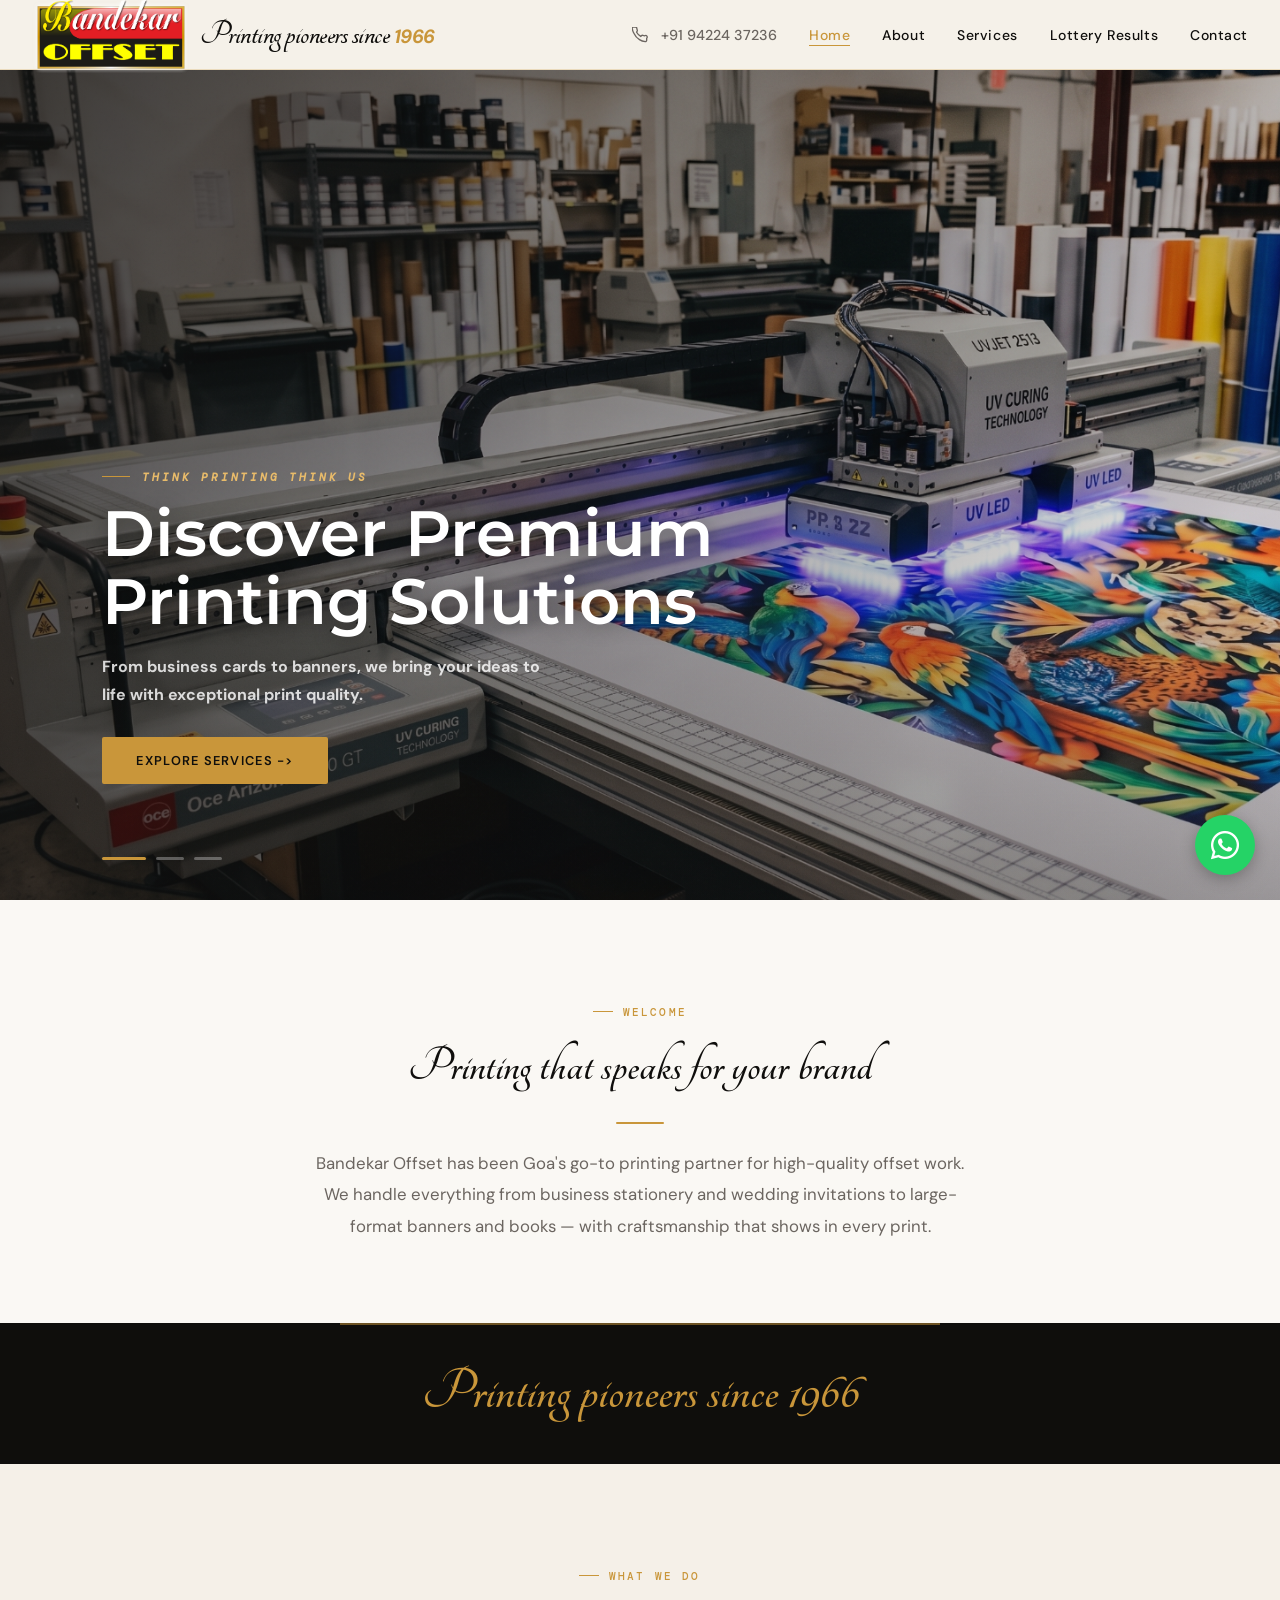
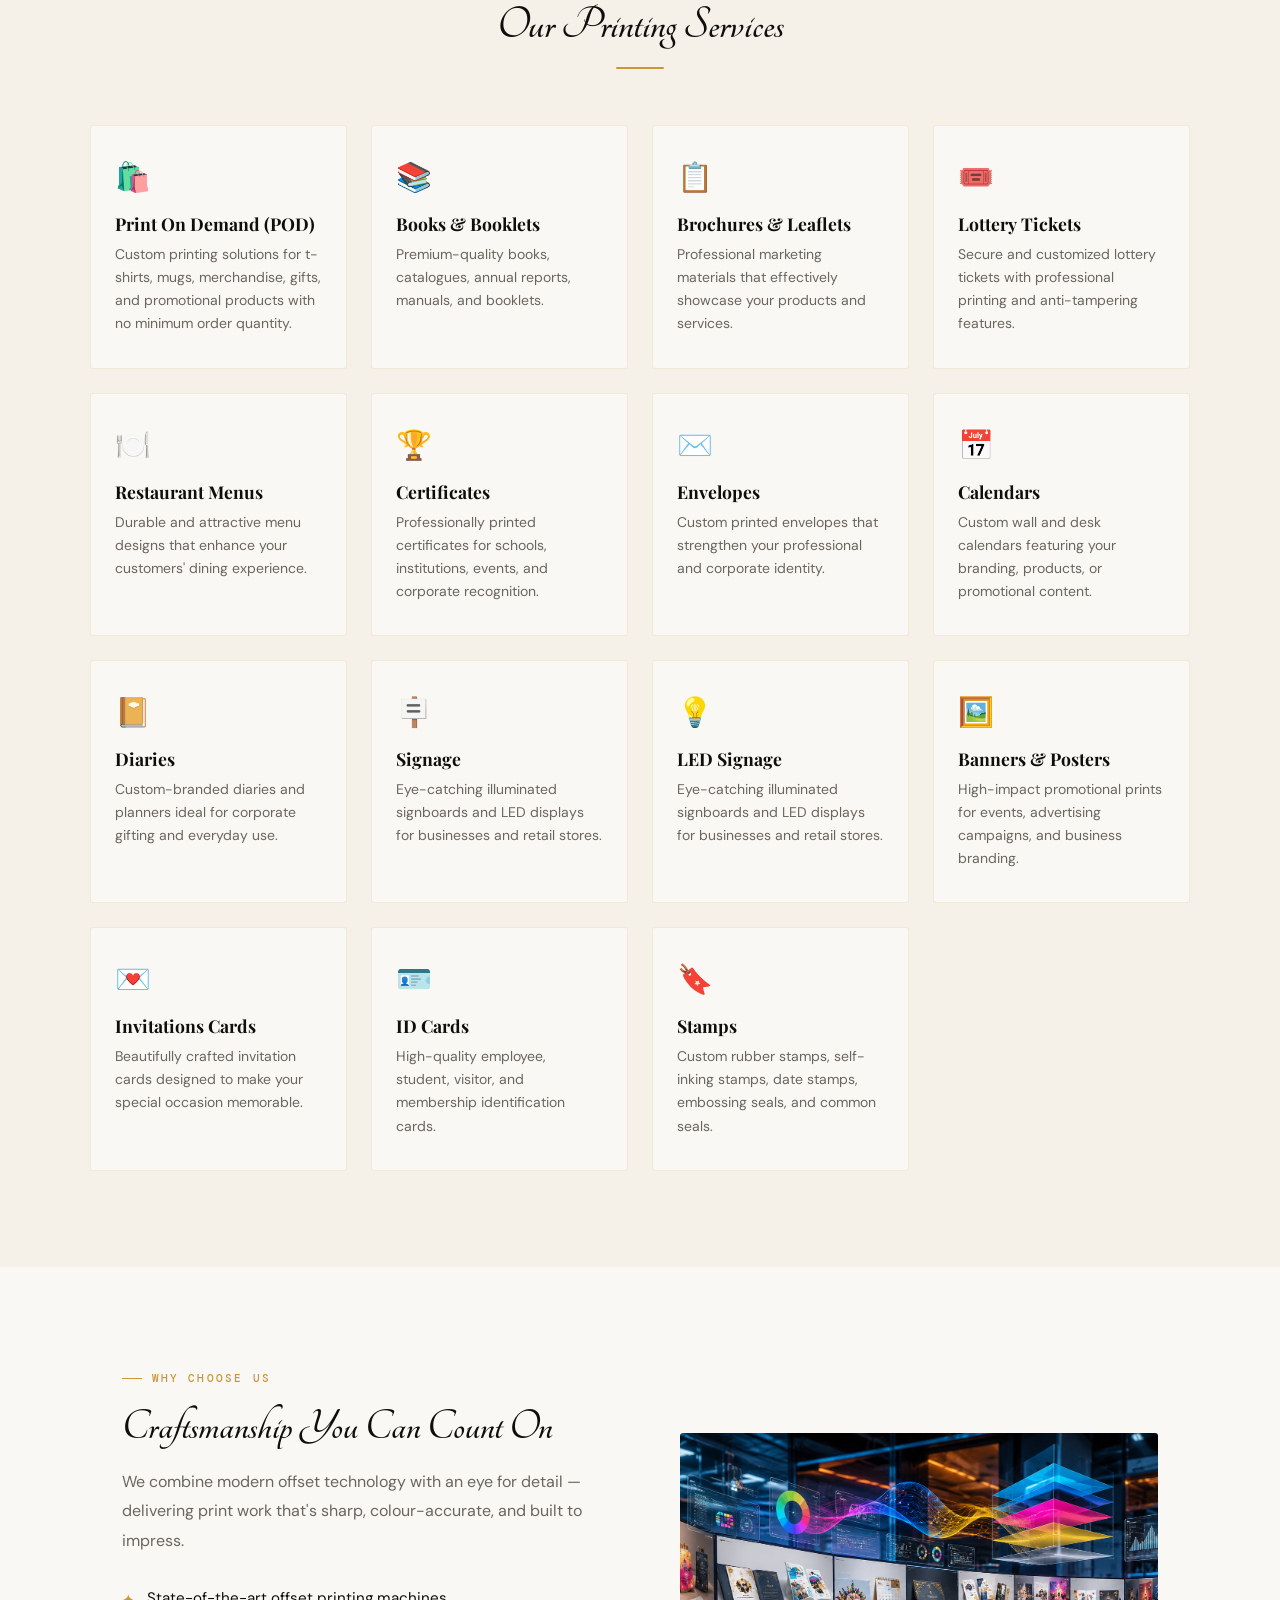
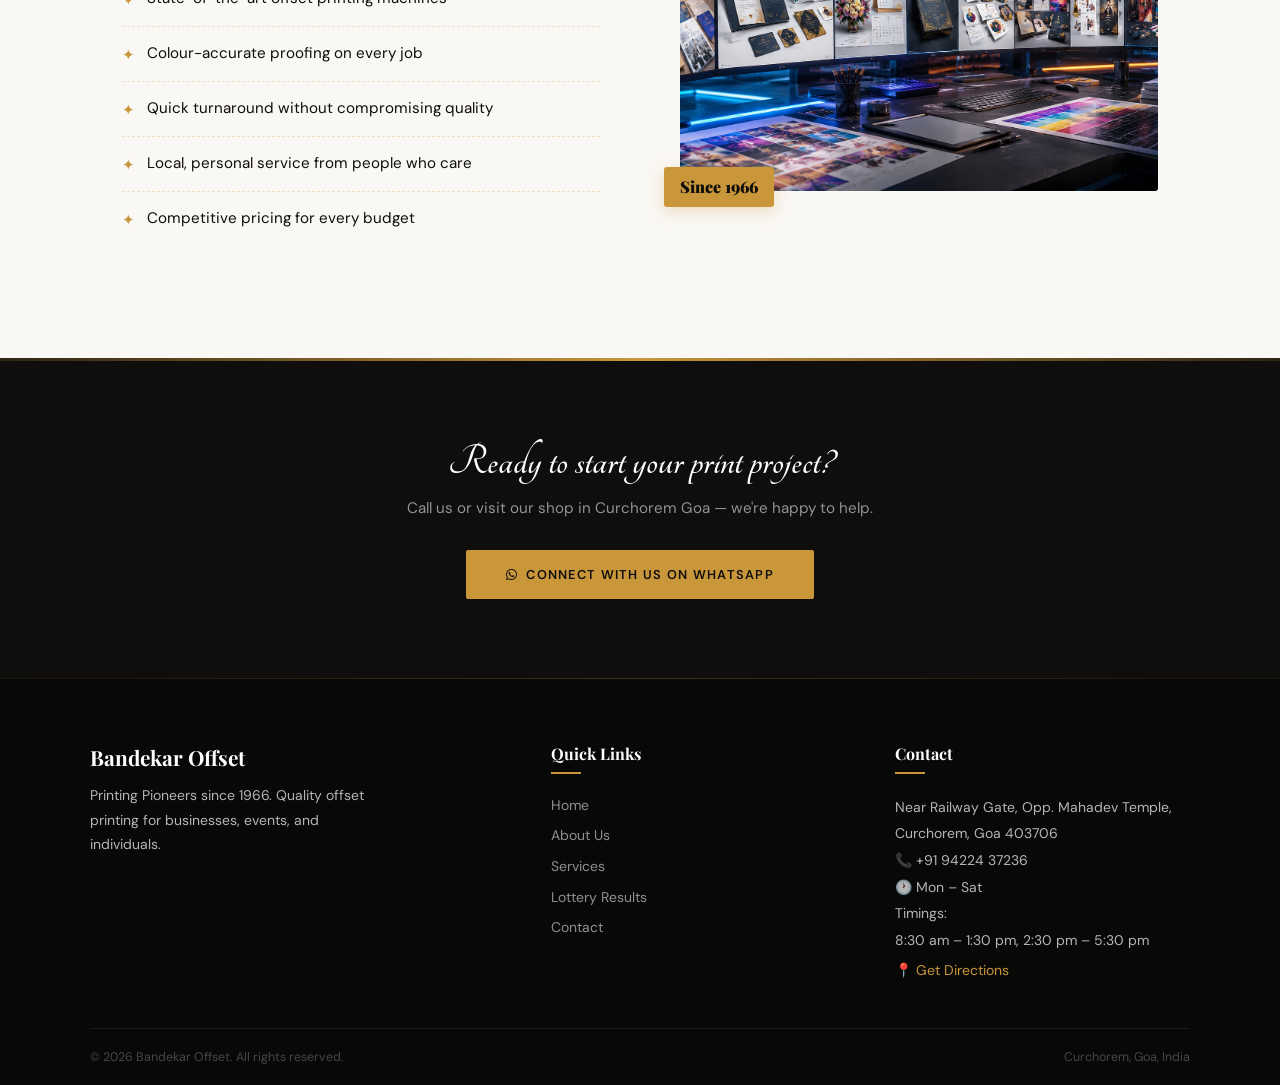
<file: index.html>
<!DOCTYPE html>
<html lang="en">
   <head>
      <meta charset="UTF-8">
      <meta name="viewport" content="width=device-width, initial-scale=1.0">
      <title>Bandekar Offset — Premium Printing, Goa</title>
      <link rel="stylesheet" href="https://cdnjs.cloudflare.com/ajax/libs/font-awesome/6.5.1/css/all.min.css">
	   <link href="https://fonts.googleapis.com/css2?family=Montserrat:wght@400;500;700&display=swap" rel="stylesheet">
      <link rel="stylesheet" href="css/index.css">
   </head>
   <body>
      <!-- NAV -->
      <nav id="navbar">
         <a href="index.html" class="nav-logo">
            <img src="images/Bandekar Offset logo.webp" alt="Bandekar Offset" style="width:158px;height:auto;"
               onerror="this.style.display='none'">
            <h4>Printing pioneers since<span><b> 1966</b></span></h4>
         </a>
         <div class="nav-right">
            <a href="tel:+919422437236" class="nav-phone">
               <svg viewBox="0 0 24 24" fill="none" stroke="currentColor" stroke-width="2">
                  <path
                     d="M22 16.92v3a2 2 0 01-2.18 2 19.79 19.79 0 01-8.63-3.07A19.5 19.5 0 013.07 9.76 19.79 19.79 0 01.18 1.18 2 2 0 012.18 0h3a2 2 0 012 1.72c.127.96.361 1.903.7 2.81a2 2 0 01-.45 2.11L6.91 7.91a16 16 0 006.18 6.18l1.08-1.08a2 2 0 012.11-.45c.907.339 1.85.573 2.81.7A2 2 0 0122 16.92z" />
               </svg>
               +91 94224 37236
            </a> 
            <ul class="nav-links">
               <li><a href="index.html" class="active">Home</a></li>
               <li><a href="aboutus.html">About</a></li>
               <li><a href="services.html">Services</a></li>
               <li><a href="lottery-results.html">Lottery Results</a></li>
               <li><a href="contact.html">Contact</a></li>
            </ul>
            <button class="nav-hamburger" id="hamburger" aria-label="Menu">
            <span></span><span></span><span></span>
            </button>
         </div>
      </nav>
      <!-- MOBILE MENU -->
      <div class="mobile-menu" id="mobileMenu">
         <a href="index.html">Home</a>
         <a href="aboutus.html">About Us</a>
         <a href="services.html">Services</a>
         <a href="lottery-results.html">Lottery Results</a>
         <a href="contact.html">Contact</a>
      </div>
      <!-- HERO -->
      <section class="hero">
         <div class="slide active">
            <img src="images/carousel_navbar/1.png" alt="Premium Printing Services">
            <div class="slide-overlay"></div>
            <div class="slide-content">
               <h3 class="slide-eyebrow"><em><b>Think Printing Think Us</b></em></h3>
               <h2>Discover Premium Printing Solutions</h2>
               <p><b>From business cards to banners, we bring your ideas to life with exceptional print quality.</b></p>
               <a href="services.html" class="hero-cta">Explore Services -></a>
            </div>
         </div>
         <div class="slide">
            <img src="images/carousel_navbar/2.png" alt="Business Printing">
            <div class="slide-overlay"></div>
            <div class="slide-content">
               <h3 class="slide-eyebrow"><em><b>Think Printing Think Us</b></em></h3>
               <h2>Designed For Your Business</h2>
               <p>Whether you're a startup, school, or established business — customised print solutions built for you.
               </p>
               <a href="contact.html" class="hero-cta">Get a Quote →</a>
            </div>
         </div>
         <div class="slide">
            <img src="images/carousel_navbar/3.png" alt="Offset Printing">
            <div class="slide-overlay"></div>
            <div class="slide-content">
               <h3 class="slide-eyebrow"><em><b>Think Printing Think Us</b></em></h3>
               <h2>Delivered With Excellence</h2>
               <p>Fast turnaround times, sharp attention to detail, and decades of expertise — your partner in print.
               </p>
               <a href="contact.html" class="hero-cta">Contact Us →</a>
            </div>
         </div>
         <div class="hero-dots">
            <button class="dot active" data-slide="0"></button>
            <button class="dot" data-slide="1"></button>
            <button class="dot" data-slide="2"></button>
         </div>
      </section>
      <!-- INTRO -->
      <section class="intro reveal">
         <span class="section-label">Welcome</span>
         <h2>Printing that speaks for your brand</h2>
         <div class="gold-rule" style="margin:1.5rem auto;"></div>
         <p>Bandekar Offset has been Goa's go-to printing partner for high-quality offset work. We handle everything from
            business stationery and wedding invitations to large-format banners and books — with craftsmanship that
            shows in every print.
         </p>
      </section>
      <!-- STATS -->
      <div class="stats-bar">
         <div class="stats-inner">
            <div class="stat reveal">
               <div class="stat-label"><strong>Printing pioneers since 1966</strong></div>
            </div> 
         </div>
      </div>
      <!-- SERVICES -->
      <section class="services">
         <div class="services-inner">
            <div class="services-header reveal">
               <span class="section-label">What We Do</span>
               <h2>Our Printing Services</h2>
               <div class="gold-rule" style="margin:1rem auto 0;"></div>
            </div>
            <div class="services-grid">
			    
				<div class="service-card reveal"
					onclick="location.href='product.html?service=printondemand'">
                  <span class="service-icon">🛍️</span>
                  <h3>Print On Demand (POD)</h3>
                  <p>Custom printing solutions for t-shirts, mugs, merchandise, gifts, and promotional products with no minimum order quantity.</p>
                </div>
			    
				<div class="service-card reveal"
					onclick="location.href='product.html?service=books'">
                  <span class="service-icon">📚</span>
                  <h3>Books & Booklets</h3>
                  <p>Premium-quality books, catalogues, annual reports, manuals, and booklets.</p>
               </div>
			   
			    <div class="service-card reveal"
					onclick="location.href='product.html?service=brochures'">
                  <span class="service-icon">📋</span>
                  <h3>Brochures & Leaflets</h3>
                  <p>Professional marketing materials that effectively showcase your products and services.</p>
               </div>
			   
			    <div class="service-card reveal"
					onclick="location.href='product.html?service=lottery_tickets'">
                  <span class="service-icon">🎟️</span>
                  <h3>Lottery Tickets</h3>
                  <p>Secure and customized lottery tickets with professional printing and anti-tampering features.</p>
               </div>
			   
			    <div class="service-card reveal"
					onclick="location.href='product.html?service=restaurant_menu'">
                  <span class="service-icon">🍽️</span>
                  <h3>Restaurant Menus</h3>
                  <p>Durable and attractive menu designs that enhance your customers' dining experience.</p>
               </div>
			   
			    <div class="service-card reveal"
					onclick="location.href='product.html?service=certificate'">
                  <span class="service-icon">🏆</span>
                  <h3>Certificates</h3>
                  <p>Professionally printed certificates for schools, institutions, events, and corporate recognition.</p>
               </div>
			   
			    <div class="service-card reveal"
					onclick="location.href='product.html?service=envelop'">
                  <span class="service-icon">✉️</span>
                  <h3>Envelopes</h3>
                  <p>Custom printed envelopes that strengthen your professional and corporate identity.</p>
               </div>
			   
			    <div class="service-card reveal" 
					onclick="location.href='product.html?service=calendar'">
                  <span class="service-icon">📅</span>
                  <h3>Calendars</h3>
                  <p>Custom wall and desk calendars featuring your branding, products, or promotional content.</p>
               </div>
               
               
               <div class="service-card reveal" 
				   onclick="location.href='product.html?service=diary'">
                  <span class="service-icon">📔</span>
                  <h3>Diaries</h3>
                  <p>Custom-branded diaries and planners ideal for corporate gifting and everyday use.</p>
               </div>
			   
			    <div class="service-card reveal"
					onclick="location.href='product.html?service=signage'">
                  <span class="service-icon">🪧</span>
                  <h3>Signage</h3>
                  <p>Eye-catching illuminated signboards and LED displays for businesses and retail stores.</p>
               </div>
			   
			    <div class="service-card reveal"
					onclick="location.href='product.html?service=led_signage'">
                  <span class="service-icon">💡</span>
                  <h3>LED Signage</h3>
                  <p>Eye-catching illuminated signboards and LED displays for businesses and retail stores.</p>
               </div>
			   
			     <div class="service-card reveal"
					 onclick="location.href='product.html?service=banners_posters'">
                  <span class="service-icon">🖼️</span>
                  <h3>Banners & Posters</h3>
                  <p>High-impact promotional prints for events, advertising campaigns, and business branding.</p>
               </div>

			   <div class="service-card reveal"
				   onclick="location.href='product.html?service=invitation'">
                  <span class="service-icon">💌</span>
                  <h3>Invitations Cards</h3>
                  <p>Beautifully crafted invitation cards designed to make your special occasion memorable.</p>  
               </div>
			   

               <div class="service-card reveal"
				   onclick="location.href='product.html?service=id_card'">
                  <span class="service-icon">🪪</span>
                  <h3>ID Cards</h3>
                  <p>High-quality employee, student, visitor, and membership identification cards.</p>
               </div>
				
               <div class="service-card reveal"
				   onclick="location.href='product.html?service=stamps'">
                  <span class="service-icon">🔖</span>
                  <h3>Stamps</h3>
                  <p>Custom rubber stamps, self-inking stamps, date stamps, embossing seals, and common seals.</p>
               </div>
               
               
            </div>
         </div>
      </section> 
      <!-- WHY US -->
      <section class="why">
         <div class="why-grid">
            <div class="why-text reveal">
               <span class="section-label">Why Choose Us</span>
               <h1>Craftsmanship You Can Count On</h1>
               <p>We combine modern offset technology with an eye for detail — delivering print work that's sharp,
                  colour-accurate, and built to impress.
               </p>
               <ul class="why-list">
                  <li>State-of-the-art offset printing machines</li>
                  <li>Colour-accurate proofing on every job</li>
                  <li>Quick turnaround without compromising quality</li>
                  <li>Local, personal service from people who care</li>
                  <li>Competitive pricing for every budget</li>
               </ul>
            </div>
            <div class="why-visual reveal">
               <div class="why-img-wrap">
                  <img src="images/carousel_navbar/2.png" alt="Printing at Bandekar Offset">
               </div>
               <div class="why-badge">
                  <span class="big">Since 1966</span>
               </div>
            </div>
         </div>
      </section>
      <!-- CTA STRIP -->
      <div class="contact-strip reveal">
         <h3>Ready to start your print project?</h3>
         <p>Call us or visit our shop in Curchorem Goa — we're happy to help.</p>
         <a href="https://wa.me/919422437236" class="cta-btn"><i class="fa-brands fa-whatsapp"></i> Connect with us on
         WhatsApp</a>
      </div>
      <!-- FOOTER -->
      <footer>
         <div class="footer-inner">
            <div class="footer-brand">
               <h3>Bandekar Offset</h3>
               <p>Printing Pioneers since 1966. Quality offset printing for businesses, events, and individuals.</p>
            </div>
            <div>
               <h4>Quick Links</h4>
               <ul class="footer-links">
                  <li><a href="index.html">Home</a></li>
                  <li><a href="aboutus.html">About Us</a></li>
                  <li><a href="services.html">Services</a></li>
                  <li><a href="lottery-results.html">Lottery Results</a></li>
                  <li><a href="contact.html">Contact</a></li>
               </ul>
            </div>
            <div class="footer-contact">
               <h4>Contact</h4>
               <p>Near Railway Gate, Opp. Mahadev Temple,<br>Curchorem, Goa 403706</p>
               <p>📞 +91 94224 37236</p>
               <p>🕐 Mon – Sat</p>
               <p>Timings:<br>8:30 am – 1:30 pm, 2:30 pm – 5:30 pm</p>
               <a href="https://maps.google.com/?q=Bandekar+Offset+Goa" target="_blank">📍 Get Directions</a>
            </div>
         </div>
         <div class="footer-bottom">
            <span>© 2026 Bandekar Offset. All rights reserved.</span>
            <span>Curchorem, Goa, India</span>
         </div>
      </footer>
      <a href="https://wa.me/919422437236" class="whatsapp-float" target="_blank">
      <i class="fa-brands fa-whatsapp"></i>
      </a>
      <script src="js/main.js"></script>
   </body>
</html>
</file>
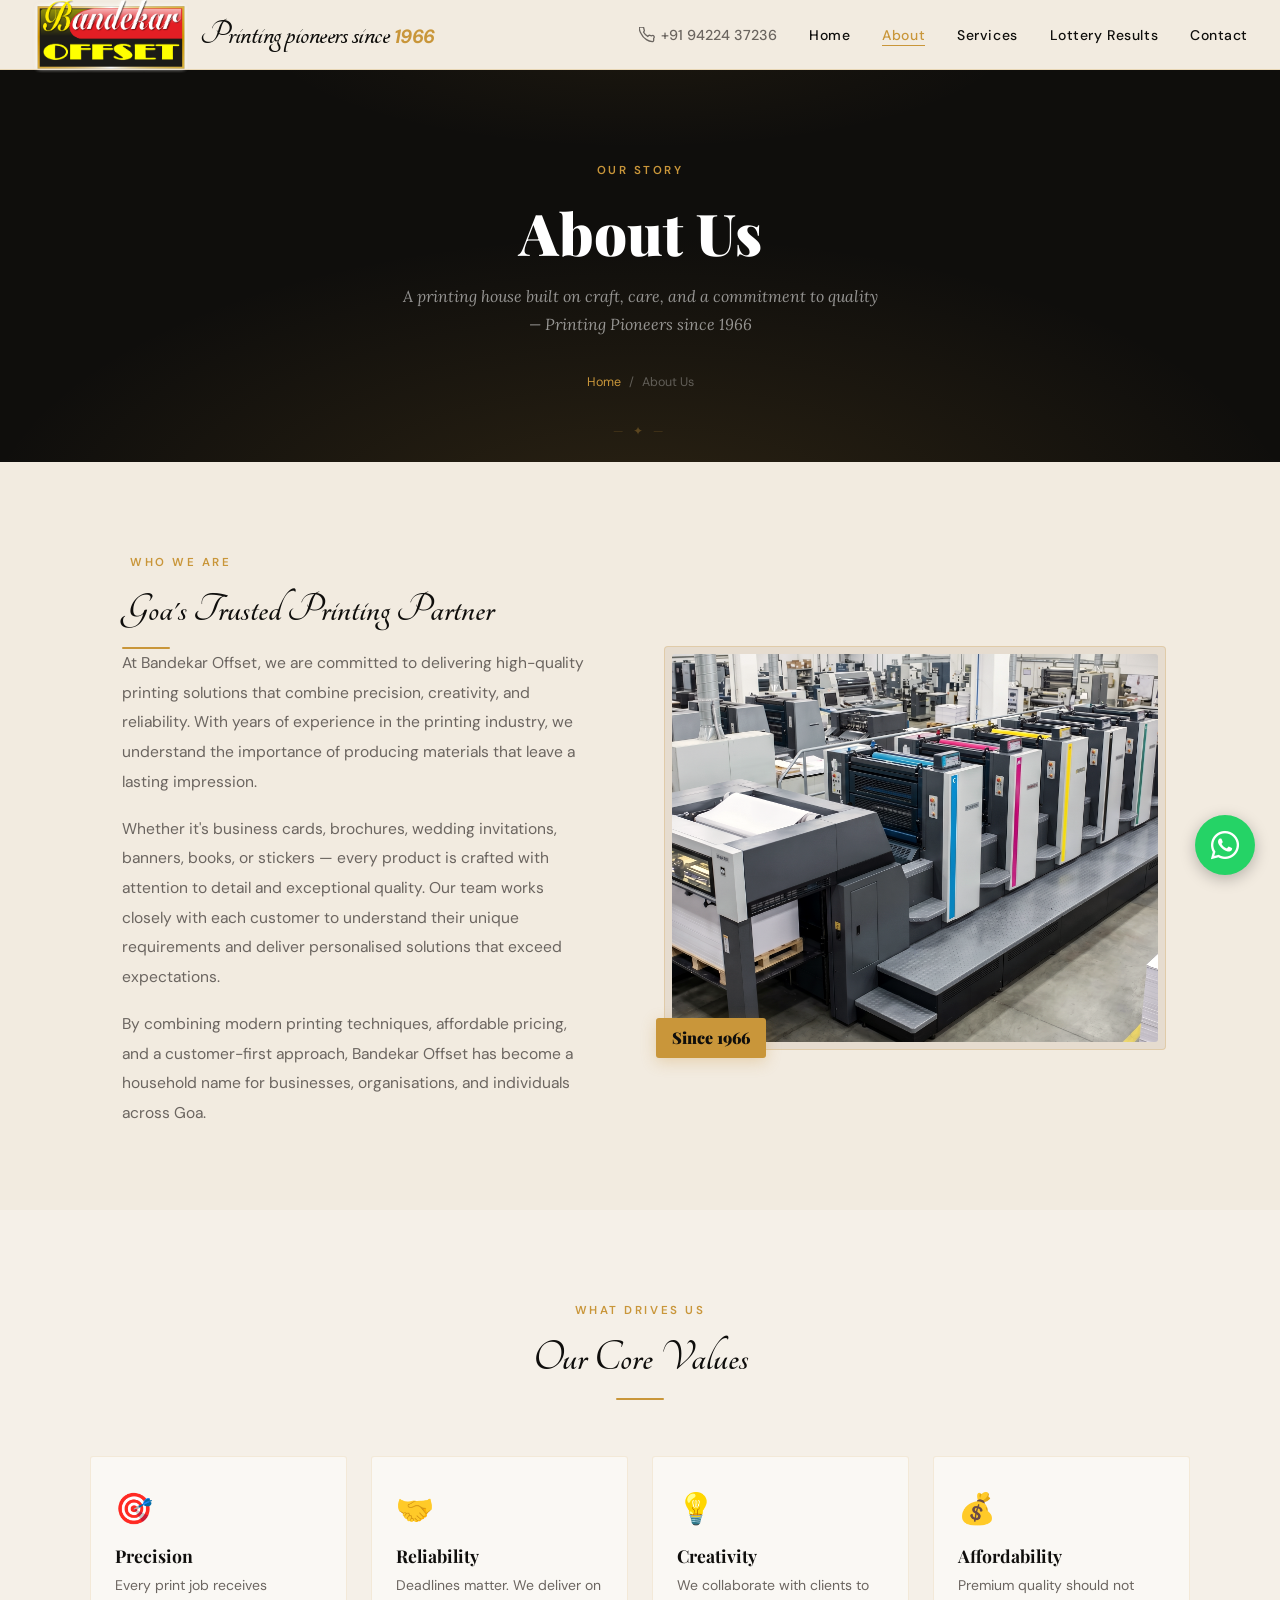
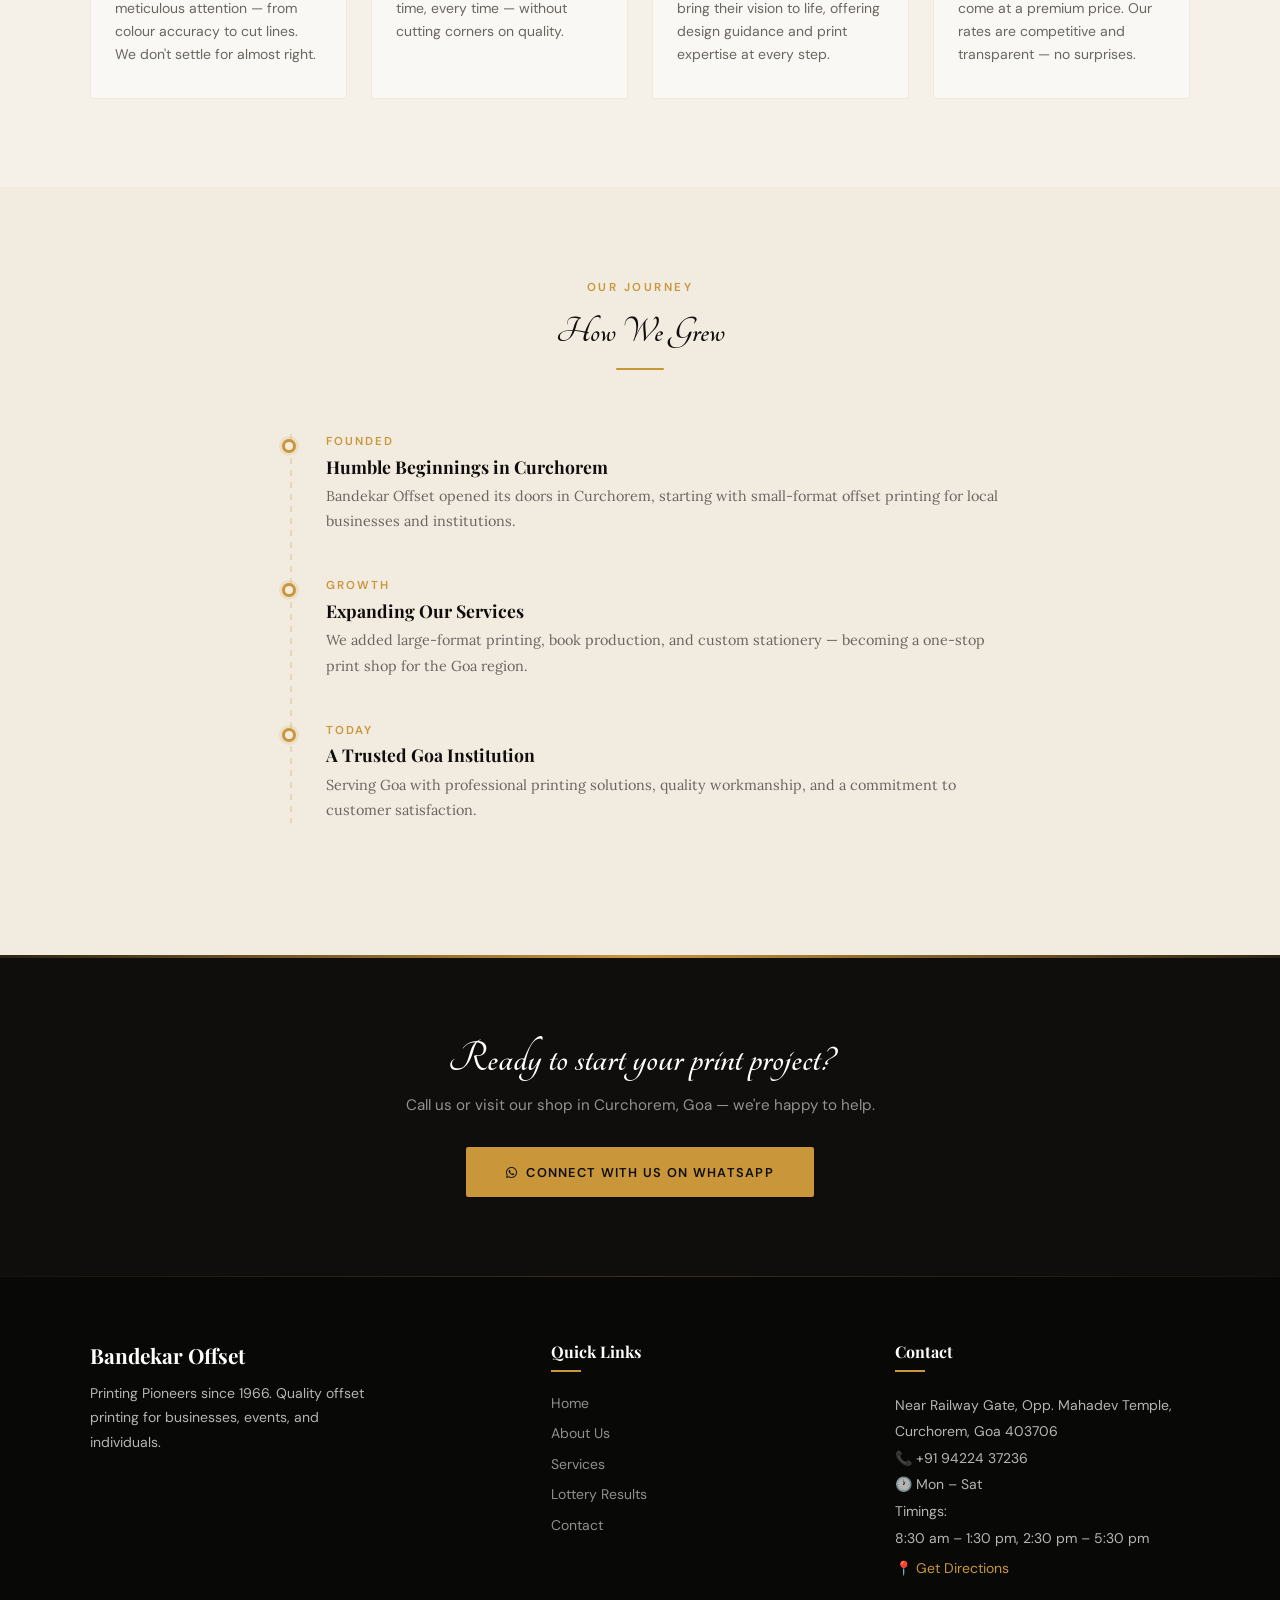
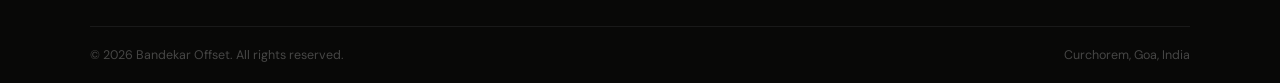
<file: aboutus.html>
<!DOCTYPE html>
<html lang="en">
<head>
    <meta charset="UTF-8">
    <meta name="viewport" content="width=device-width, initial-scale=1.0">
    <title>About Us — Bandekar Offset</title>
    <link rel="stylesheet" href="https://cdnjs.cloudflare.com/ajax/libs/font-awesome/6.5.1/css/all.min.css">
    <link rel="stylesheet" href="css/aboutus.css">
</head>
<body>

    <!-- NAV -->
    <nav id="navbar">
        <a href="index.html" class="nav-logo">
            <img src="images/Bandekar Offset logo.webp" alt="Bandekar Offset" style="width:158px;height:auto;" onerror="this.style.display='none'">
            <h4>Printing pioneers since<span><b> 1966</b></span></h4>
        </a>
        <div class="nav-right">
            <a href="tel:+919422437236" class="nav-phone">
                <svg viewBox="0 0 24 24" fill="none" stroke="currentColor" stroke-width="2">
                    <path d="M22 16.92v3a2 2 0 01-2.18 2 19.79 19.79 0 01-8.63-3.07A19.5 19.5 0 013.07 9.76 19.79 19.79 0 01.18 1.18 2 2 0 012.18 0h3a2 2 0 012 1.72c.127.96.361 1.903.7 2.81a2 2 0 01-.45 2.11L6.91 7.91a16 16 0 006.18 6.18l1.08-1.08a2 2 0 012.11-.45c.907.339 1.85.573 2.81.7A2 2 0 0122 16.92z"/>
                </svg>
                +91 94224 37236
            </a>
            <ul class="nav-links">
                <li><a href="index.html">Home</a></li>
                <li><a href="aboutus.html" class="active">About</a></li>
                <li><a href="services.html">Services</a></li>
                <li><a href="lottery-results.html">Lottery Results</a></li>
                <li><a href="contact.html">Contact</a></li>
            </ul>
            <button class="nav-hamburger" id="hamburger" aria-label="Menu">
                <span></span><span></span><span></span>
            </button>
        </div>
    </nav>


    <!-- MOBILE MENU -->
    <div class="mobile-menu" id="mobileMenu">
        <a href="index.html">Home</a>
        <a href="aboutus.html">About Us</a>
        <a href="services.html">Services</a>
        <a href="lottery-results.html">Lottery Results</a>
        <a href="contact.html">Contact</a>
    </div>

    <!-- PAGE HERO -->
    <div class="page-hero">
        <div class="page-hero-inner">
            <span class="section-label">Our Story</span>
            <h1>About Us</h1>
            <p>A printing house built on craft, care, and a commitment to quality — Printing Pioneers since 1966</p>
            <div class="breadcrumb-row">
                <a href="index.html">Home</a><span>/</span><span>About Us</span>
            </div>
        </div>
    </div>

    <!-- INTRO SPLIT -->
    <section class="about-intro">
        <div class="intro-grid">
            <div class="intro-text reveal">
                <span class="section-label">Who We Are</span>
                <h2>Goa's Trusted Printing Partner</h2>
                <div class="gold-rule"></div>
                <p>At Bandekar Offset, we are committed to delivering high-quality printing solutions that combine precision, creativity, and reliability. With years of experience in the printing industry, we understand the importance of producing materials that leave a lasting impression.</p>
                <p>Whether it's business cards, brochures, wedding invitations, banners, books, or stickers — every product is crafted with attention to detail and exceptional quality. Our team works closely with each customer to understand their unique requirements and deliver personalised solutions that exceed expectations.</p>
                <p>By combining modern printing techniques, affordable pricing, and a customer-first approach, Bandekar Offset has become a household name for businesses, organisations, and individuals across Goa.</p>
            </div>
            <div class="intro-img reveal" style="transition-delay:.2s">
                <img src="images/carousel_navbar/3.png" alt="Bandekar Offset printing press">
                <div class="intro-img-badge">
                    <span class="big">Since 1966</span>
                </div>
            </div>
        </div>
    </section>

    <!-- VALUES -->
    <section class="values-section">
        <div class="values-inner">
            <div class="values-header reveal">
                <span class="section-label">What Drives Us</span>
                <h2>Our Core Values</h2>
                <div class="gold-rule center"></div>
            </div>
            <div class="values-grid">
                <div class="value-card reveal"><span class="value-icon">🎯</span><h3>Precision</h3><p>Every print job receives meticulous attention — from colour accuracy to cut lines. We don't settle for almost right.</p></div>
                <div class="value-card reveal"><span class="value-icon">🤝</span><h3>Reliability</h3><p>Deadlines matter. We deliver on time, every time — without cutting corners on quality.</p></div>
                <div class="value-card reveal"><span class="value-icon">💡</span><h3>Creativity</h3><p>We collaborate with clients to bring their vision to life, offering design guidance and print expertise at every step.</p></div>
                <div class="value-card reveal"><span class="value-icon">💰</span><h3>Affordability</h3><p>Premium quality should not come at a premium price. Our rates are competitive and transparent — no surprises.</p></div>
            </div>
        </div>
    </section>

    <!-- TIMELINE -->
    <section class="story-section">
        <div class="story-header reveal">
            <span class="section-label">Our Journey</span>
            <h2>How We Grew</h2>
            <div class="gold-rule center"></div>
        </div>
        <div class="timeline">
            <div class="timeline-item reveal">
                <div class="timeline-year">Founded</div>
                <h3>Humble Beginnings in Curchorem</h3>
                <p>Bandekar Offset opened its doors in Curchorem, starting with small-format offset printing for local businesses and institutions.</p>
            </div>
            <div class="timeline-item reveal">
                <div class="timeline-year">Growth</div>
                <h3>Expanding Our Services</h3>
                <p>We added large-format printing, book production, and custom stationery — becoming a one-stop print shop for the Goa region.</p>
            </div>
            <div class="timeline-item reveal">
                <div class="timeline-year">Today</div>
                <h3>A Trusted Goa Institution</h3>
                <p>Serving Goa with professional printing solutions, quality workmanship, and a commitment to customer satisfaction.</p>
            </div>
        </div>
    </section>

    <!-- CTA STRIP -->
    <div class="contact-strip reveal">
        <h2>Ready to start your print project?</h2>
        <p>Call us or visit our shop in Curchorem, Goa — we're happy to help.</p>
        <a href="https://wa.me/919422437236" class="cta-btn"><i class="fa-brands fa-whatsapp"></i>Connect with us on WhatsApp</a>
    </div>

    <!-- FOOTER -->
    <footer>
        <div class="footer-inner">
            <div class="footer-brand">
                <h3>Bandekar Offset</h3>
                <p>Printing Pioneers since 1966. Quality offset printing for businesses, events, and individuals.</p>
            </div>
            <div>
                <h4>Quick Links</h4>
                <ul class="footer-links">
                    <li><a href="index.html">Home</a></li>
                    <li><a href="aboutus.html">About Us</a></li>
                    <li><a href="services.html">Services</a></li>
                    <li><a href="lottery-results.html">Lottery Results</a></li>
                    <li><a href="contact.html">Contact</a></li>
                </ul>
            </div>
            <div class="footer-contact">
                <h4>Contact</h4>
                <p>Near Railway Gate, Opp. Mahadev Temple,<br>Curchorem, Goa 403706</p>
                <p>📞 +91 94224 37236</p>
                <p>🕐 Mon – Sat</p>
                <p>Timings:<br>8:30 am – 1:30 pm, 2:30 pm – 5:30 pm</p>
                <a href="https://maps.google.com/?q=Bandekar+Offset+Goa" target="_blank">📍 Get Directions</a>
            </div>
        </div>
        <div class="footer-bottom">
            <span>© 2026 Bandekar Offset. All rights reserved.</span>
            <span>Curchorem, Goa, India</span>
        </div>
    </footer>

    <a href="https://wa.me/919422437236" class="whatsapp-float" target="_blank">
        <i class="fa-brands fa-whatsapp"></i>
    </a>

    <script src="js/main.js"></script>
</body>
</html>
</file>
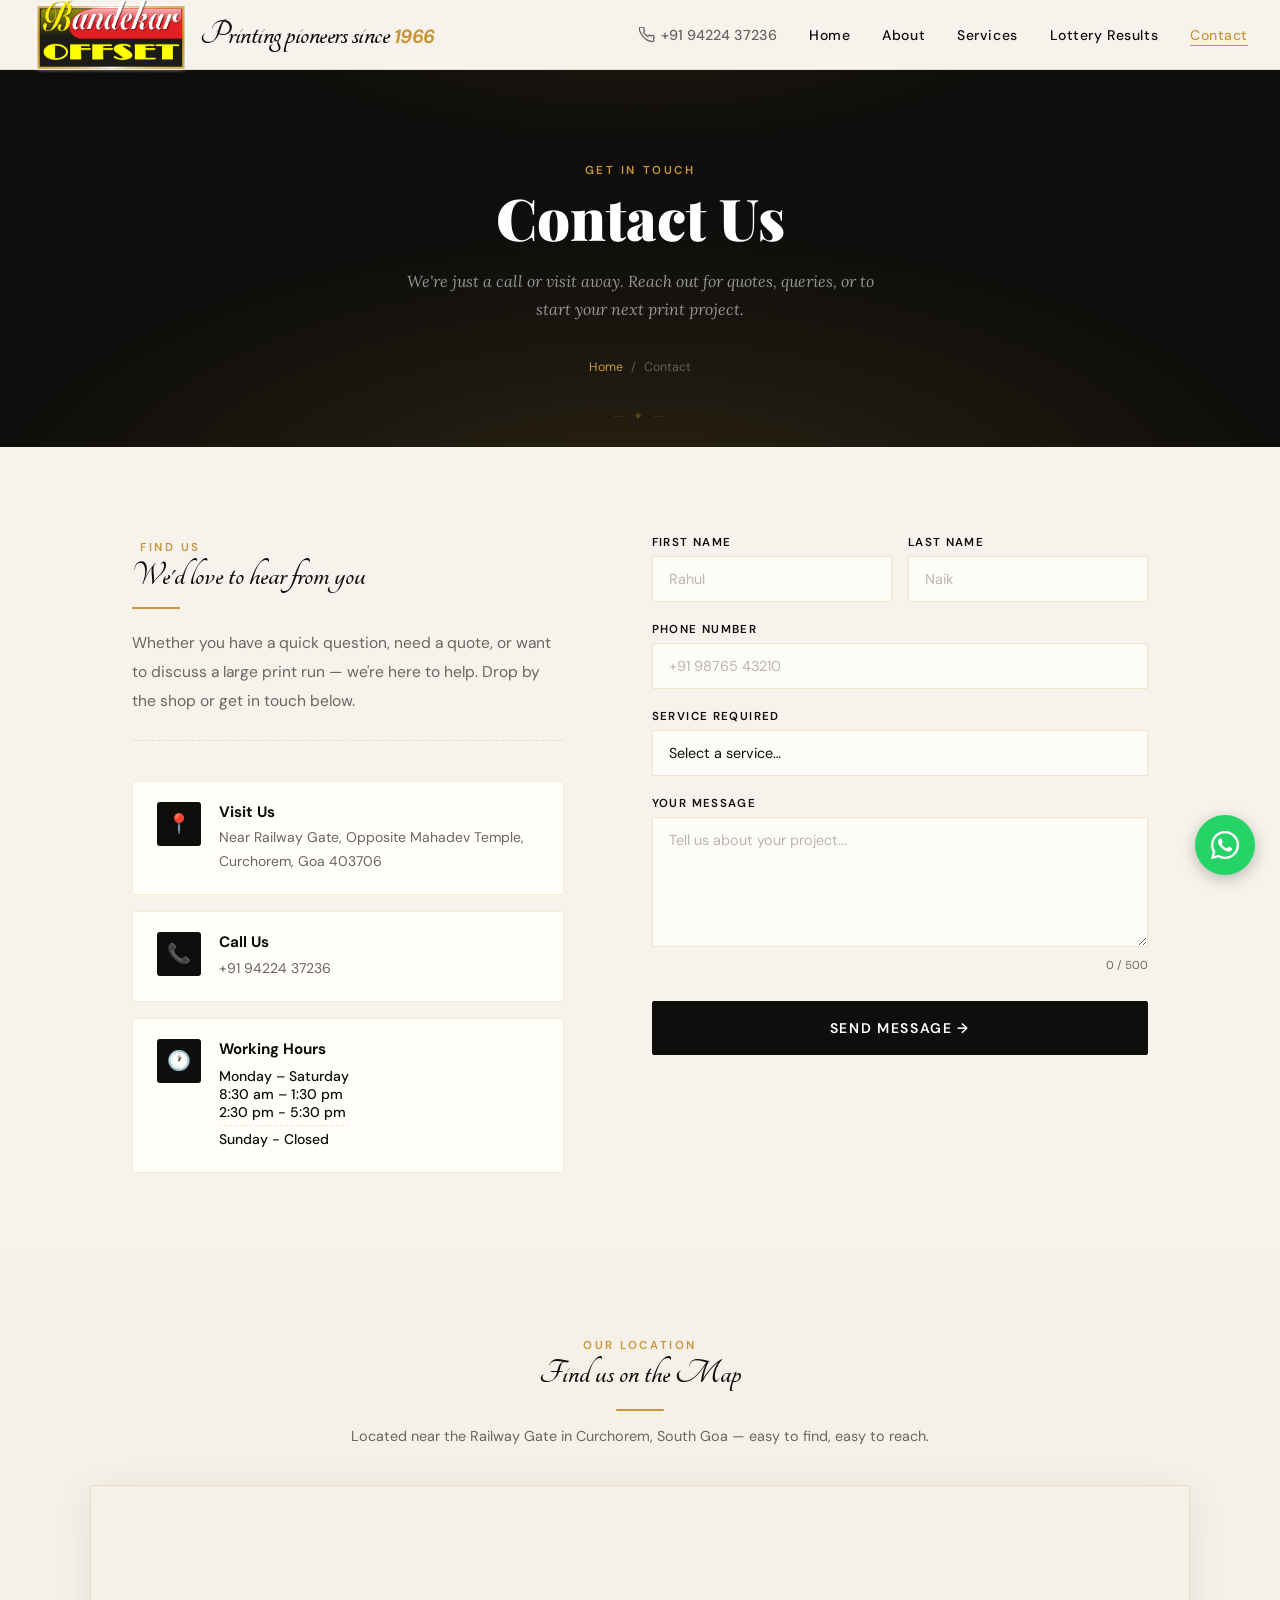
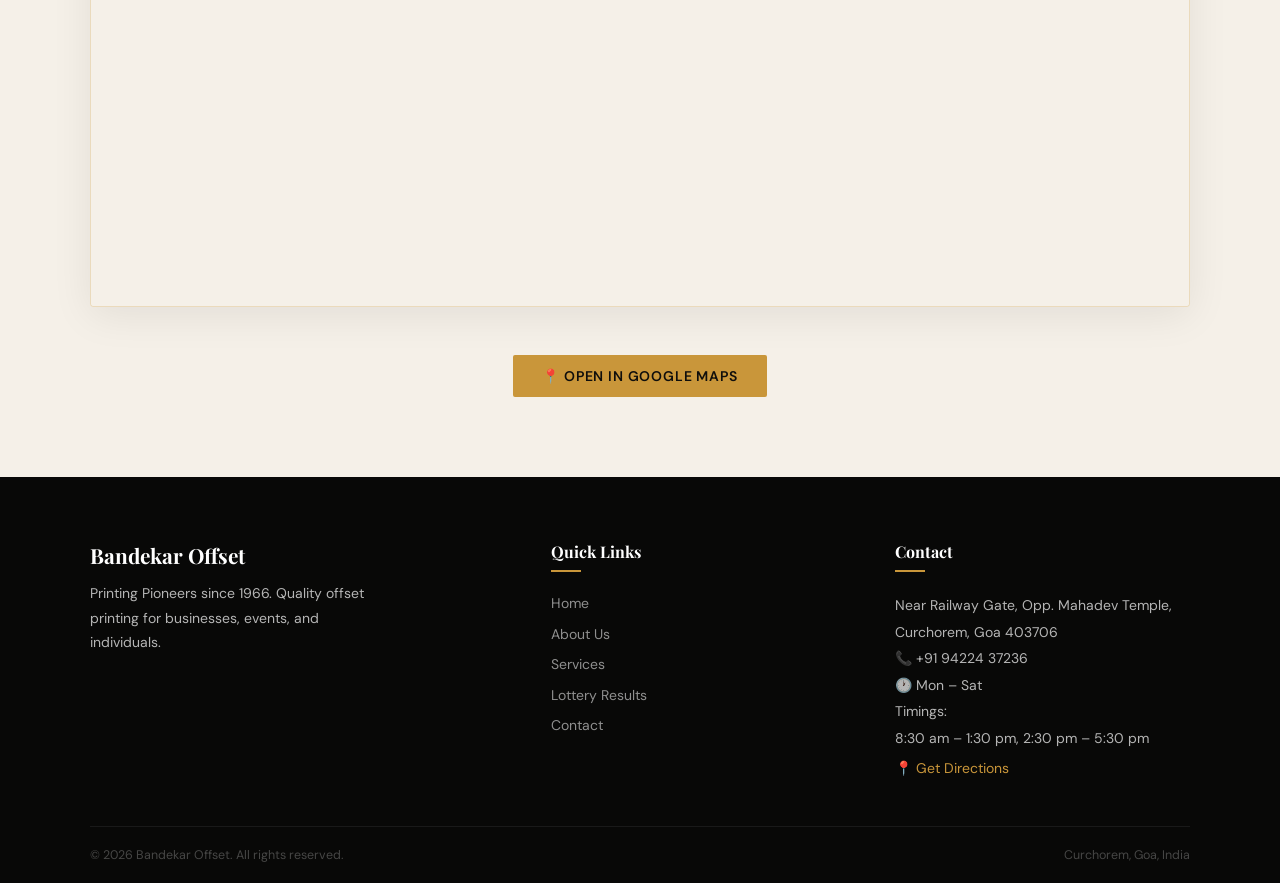
<file: contact.html>
<!DOCTYPE html>
<html lang="en">
<head>
    <meta charset="UTF-8">
    <meta name="viewport" content="width=device-width, initial-scale=1.0">
    <title>Contact Us — Bandekar Offset</title>
    <link rel="stylesheet" href="https://cdnjs.cloudflare.com/ajax/libs/font-awesome/6.5.1/css/all.min.css">
    <link rel="stylesheet" href="css/contact.css">
</head>
<body>
    <!-- NAV -->
    <nav id="navbar">
        <a href="index.html" class="nav-logo">
            <img src="images/Bandekar Offset logo.webp" alt="Bandekar Offset" style="width:158px; height:auto;"
                onerror="this.style.display='none'">
            <h4>Printing pioneers since<span><b> 1966</b></span></h4>
        </a>
        <div class="nav-right">
            <a href="tel:+919422437236" class="nav-phone">
                <svg viewBox="0 0 24 24" fill="none" stroke="currentColor" stroke-width="2">
                    <path
                        d="M22 16.92v3a2 2 0 01-2.18 2 19.79 19.79 0 01-8.63-3.07A19.5 19.5 0 013.07 9.76 19.79 19.79 0 01.18 1.18 2 2 0 012.18 0h3a2 2 0 012 1.72c.127.96.361 1.903.7 2.81a2 2 0 01-.45 2.11L6.91 7.91a16 16 0 006.18 6.18l1.08-1.08a2 2 0 012.11-.45c.907.339 1.85.573 2.81.7A2 2 0 0122 16.92z" />
                </svg>
                +91 94224 37236
            </a>
            <ul class="nav-links">
                <li><a href="index.html">Home</a></li>
                <li><a href="aboutus.html">About</a></li>
                <li><a href="services.html">Services</a></li>
                <li><a href="lottery-results.html">Lottery Results</a></li>
                <li><a href="contact.html" class="active">Contact</a></li>
            </ul>
            <button class="nav-hamburger" id="hamburger" aria-label="Menu">
                <span></span><span></span><span></span>
            </button>
        </div>
    </nav>

    <div class="mobile-menu" id="mobileMenu">
        <a href="index.html">Home</a>
        <a href="aboutus.html">About Us</a>
        <a href="services.html">Services</a>
        <a href="lottery-results.html">Lottery Results</a>
        <a href="contact.html">Contact</a>
    </div>

    <!-- PAGE HERO -->
    <div class="page-hero">
        <div class="page-hero-inner">
            <span class="section-label">Get In Touch</span>
            <h1>Contact Us</h1>
            <p>We're just a call or visit away. Reach out for quotes, queries, or to start your next print project.</p>
            <div class="breadcrumb-row">
                <a href="index.html">Home</a>
                <span>/</span>
                <span>Contact</span>
            </div>
        </div>
    </div>

    <!-- CONTACT BODY -->
    <section class="contact-body">
        <div class="contact-grid">

            <!-- LEFT: Info -->
            <div class="contact-info reveal">
                <span class="section-label">Find Us</span>
                <h2>We'd love to hear from you</h2>
                <div class="gold-rule" style="margin: .75rem 0 1.25rem;"></div>
                <p>Whether you have a quick question, need a quote, or want to discuss a large print run — we're here to
                    help. Drop by the shop or get in touch below.</p>

                <div class="info-cards">

                    <div class="info-card">
                        <div class="info-card-icon">📍</div>
                        <div class="info-card-text">
                            <h4>Visit Us</h4>
                            <p>Near Railway Gate, Opposite Mahadev Temple,<br>Curchorem, Goa 403706</p>
                        </div>
                    </div>

                    <div class="info-card">
                        <div class="info-card-icon">📞</div>
                        <div class="info-card-text">
                            <h4>Call Us</h4>
                            <a href="tel:+919422437236">+91 94224 37236</a>
                        </div>
                    </div>

                    <div class="info-card">
                        <div class="info-card-icon">🕐</div>
                        <div class="info-card-text">
                            <h4>Working Hours</h4>
                            <div class="hours-row"><span>Monday – Saturday <br> 8:30 am – 1:30 pm<br>2:30 pm - 5:30 pm </span></div>
                            <div class="hours-row"><span>Sunday - Closed</span></div>
                        </div>
                    </div>

                </div>
            </div>


            <!-- RIGHT: Form -->
            <form id="contactForm" action="https://api.web3forms.com/submit" method="POST">

                <input type="hidden" name="access_key" value="31a23226-a180-4770-9dd8-9f85d8d62438">

                <div class="form-row">
                    <div class="field">
                        <label for="fname">First Name</label>
                        <input type="text" id="fname" name="first_name" placeholder="Rahul" required>
                    </div>

                    <div class="field">
                        <label for="lname">Last Name</label>
                        <input type="text" id="lname" name="last_name" placeholder="Naik">
                    </div>
                </div>

                <div class="field">
                    <label for="phone">Phone Number</label>
                    <input type="tel" id="phone" name="phone" placeholder="+91 98765 43210" required>
                </div>

                <div class="field">
                    <label for="service">Service Required</label>
                    <select id="service" name="service">
                        <option value="" disabled selected>Select a service…</option>
                        <option>Business Cards</option>
                        <option>Wedding Invitations</option>
                        <option>Brochures & Leaflets</option>
                        <option>Banners & Posters</option>
                        <option>Books & Booklets</option>
                        <option>Stickers & Labels</option>
                        <option>Other / Custom</option>
                    </select>
                </div>

                <div class="field">
                    <label for="message">Your Message</label>
                    <textarea id="message" name="message" placeholder="Tell us about your project..."
                        required></textarea>
                </div>

                <button type="submit" class="submit-btn" id="submitBtn">
                    Send Message → 
                </button> 

            </form>

            <div class="toast" id="toast">
                ✅ Thank you! We'll be in touch shortly.
            </div>

        </div>
    </section>

    <!-- MAP -->
    <section class="map-section">
        <div class="map-inner">
            <div class="map-header reveal">
                <span class="section-label">Our Location</span>
                <h2>Find us on the Map</h2>
                <div class="gold-rule center"></div>
                <p>Located near the Railway Gate in Curchorem, South Goa — easy to find, easy to reach.
                </p>
            </div>
            <div class="map-embed reveal">
                <iframe
                    src="https://www.google.com/maps/embed?pb=!1m18!1m12!1m3!1d3843.5!2d74.027!3d15.207!2m3!1f0!2f0!3f0!3m2!1i1024!2i768!4f13.1!3m3!1m2!1s0x0%3A0x0!2zMTXCsDEyJzI1LjIiTiA3NMKwMDEnMzcuMiJF!5e0!3m2!1sen!2sin!4v1000000000000!5m2!1sen!2sin"
                    allowfullscreen="" loading="lazy" referrerpolicy="no-referrer-when-downgrade"
                    title="Bandekar Offset Location">
                </iframe>
            </div>
            <div style="text-align:center; margin-top: 1.5rem;">
                <a href="https://maps.google.com/?q=Bandekar+Offset+Vodlemol+Cacora+Goa" target="_blank"
                    class="map-cta">
                    📍 Open in Google Maps
                </a>
            </div>
        </div>
    </section>

    <!-- FOOTER -->
    <footer>
        <div class="footer-inner">
            <div class="footer-brand">
                <h3>Bandekar Offset</h3>
                <p>Printing Pioneers since 1966. Quality offset printing for businesses,
                    events, and individuals.</p>
            </div>
            <div>
                <h4>Quick Links</h4>
                <ul class="footer-links">
                    <li><a href="index.html">Home</a></li>
                    <li><a href="aboutus.html">About Us</a></li>
                    <li><a href="services.html">Services</a></li>
                    <li><a href="lottery-results.html">Lottery Results</a></li>
                    <li><a href="contact.html">Contact</a></li>
                </ul>
            </div>
            <div class="footer-contact">
                <h4>Contact</h4>
                <p>Near Railway Gate, Opp. Mahadev Temple,<br>Curchorem, Goa 403706</p>
                <p>📞 +91 94224 37236</p>
                <p>🕐 Mon – Sat</p>
                <p>Timings:<br>8:30 am – 1:30 pm, 2:30 pm – 5:30 pm</p>
                <a href="https://maps.google.com/?q=Bandekar+Offset+Goa" target="_blank">📍 Get Directions</a>
            </div>
        </div>
        <div class="footer-bottom">
            <span>© 2026 Bandekar Offset. All rights reserved.</span>
            <span>Curchorem, Goa, India</span>
        </div>
    </footer>

    <a href="https://wa.me/919422437236" class="whatsapp-float" target="_blank">
        <i class="fa-brands fa-whatsapp"></i>
    </a>

    <script src="js/main.js"></script>


</body>

</html>
</file>
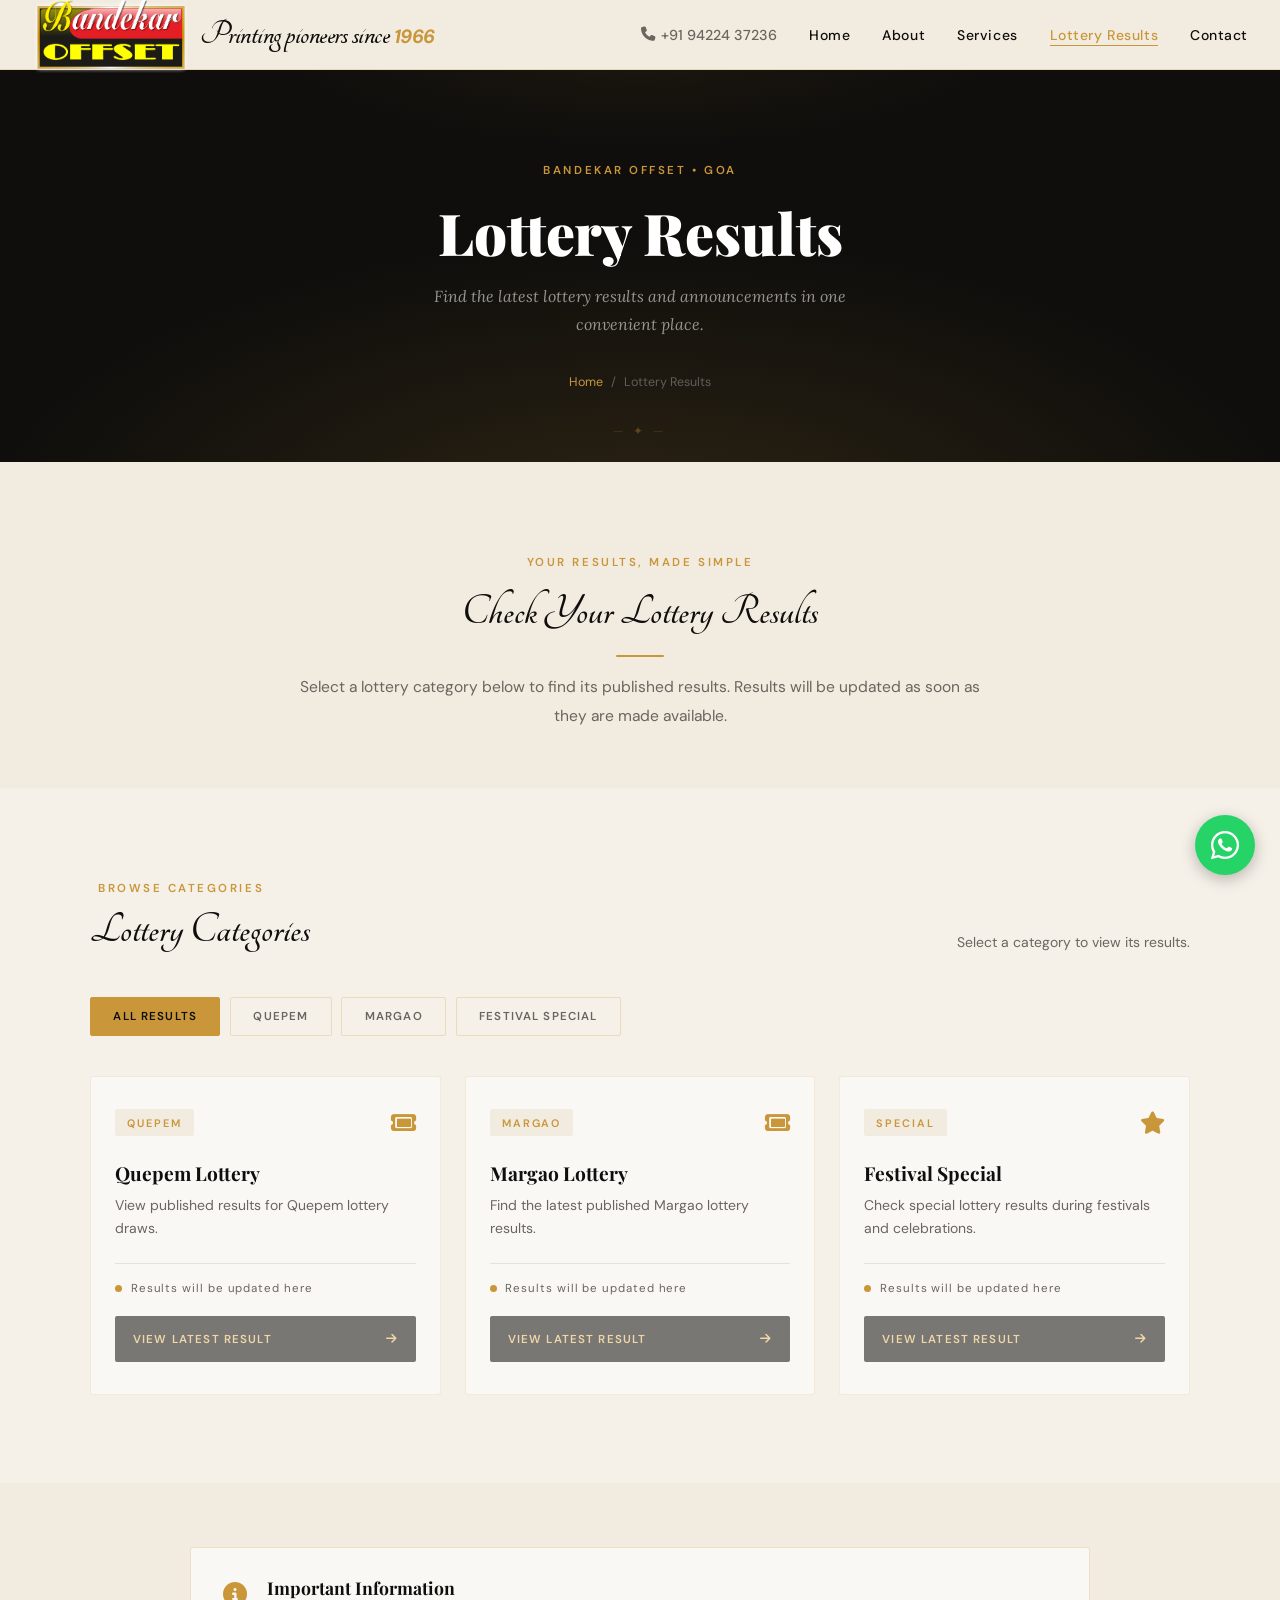
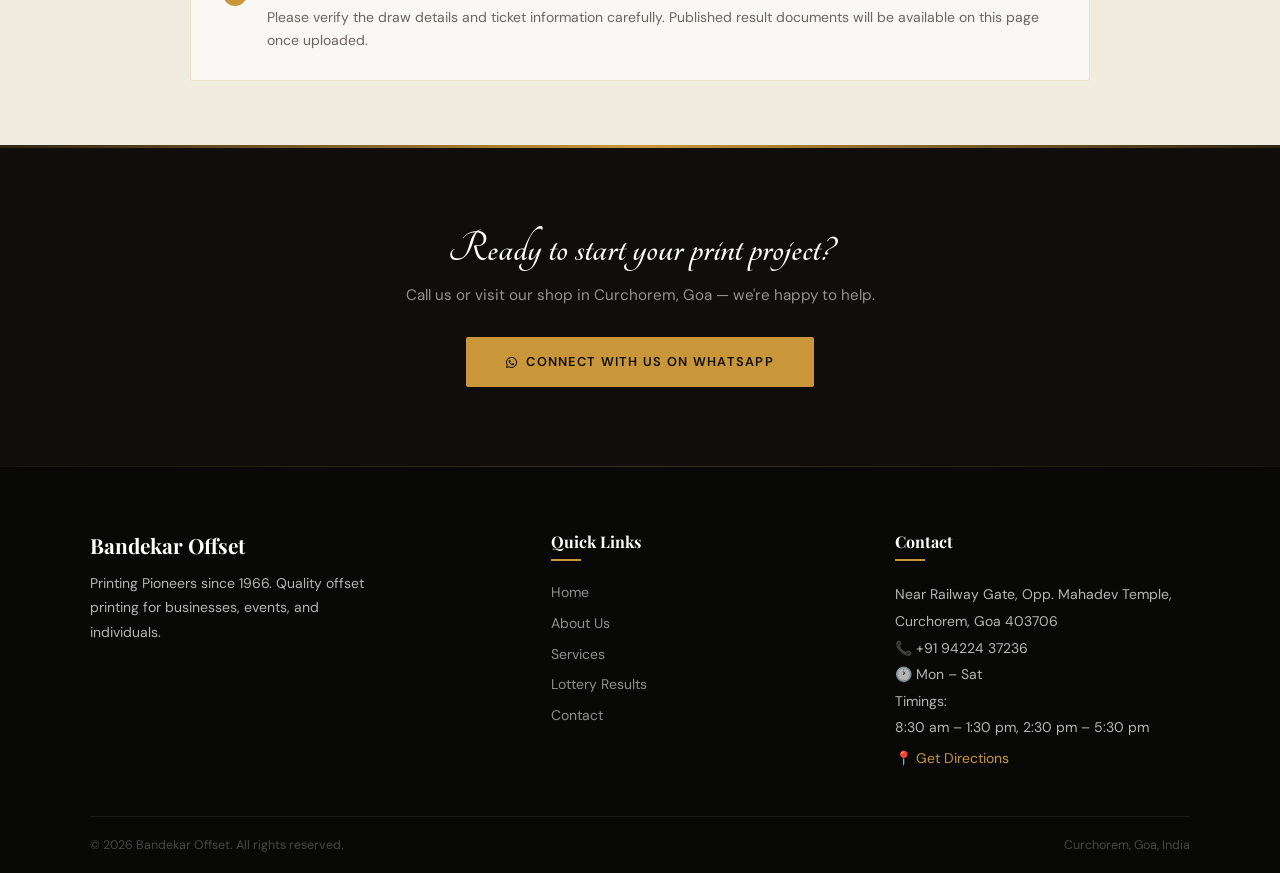
<file: lottery-results.html>
<!DOCTYPE html>
<html lang="en">

<head>
    <meta charset="UTF-8">
    <meta name="viewport" content="width=device-width, initial-scale=1.0">

    <title>Lottery Results — Bandekar Offset</title>

    <link rel="stylesheet" href="https://cdnjs.cloudflare.com/ajax/libs/font-awesome/6.5.1/css/all.min.css">

    <!-- Fonts are loaded by the @import at the top of css/lottery-results.css -->
    <link rel="stylesheet" href="css/lottery-results.css">
</head>

<body>

    <!-- NAVBAR -->
    <nav id="navbar">
        <a href="index.html" class="nav-logo">
            <img src="images/Bandekar Offset logo.webp" alt="Bandekar Offset" style="width:158px; height:auto;"
                onerror="this.style.display='none'">
            <h4>Printing pioneers since<span><b> 1966</b></span></h4>
        </a>

        <div class="nav-right">
            <a href="tel:+919422437236" class="nav-phone">
                <i class="fa-solid fa-phone"></i>
                +91 94224 37236
            </a>

            <ul class="nav-links">
                <li><a href="index.html">Home</a></li>
                <li><a href="aboutus.html">About</a></li>
                <li><a href="services.html">Services</a></li>
                <li><a href="lottery-results.html" class="active">Lottery Results</a></li>
                <li><a href="contact.html">Contact</a></li>
            </ul>

            <button class="nav-hamburger" id="hamburger" aria-label="Menu">
                <span></span><span></span><span></span>
            </button>
        </div>
    </nav>

    <!-- MOBILE MENU -->
    <div class="mobile-menu" id="mobileMenu">
        <a href="index.html">Home</a>
        <a href="aboutus.html">About Us</a>
        <a href="services.html">Services</a>
        <a href="lottery-results.html">Lottery Results</a>
        <a href="contact.html">Contact</a>
    </div>


    <!-- PAGE HERO -->
    <section class="page-hero">
        <div class="page-hero-inner">
            <span class="section-label">Bandekar Offset • Goa</span>

            <h1>Lottery Results</h1>

            <p>
                Find the latest lottery results and announcements
                in one convenient place.
            </p>

            <div class="breadcrumb-row">
                <a href="index.html">Home</a>
                <span>/</span>
                <span>Lottery Results</span>
            </div>
        </div>
    </section>


    <!-- INTRODUCTION -->
    <section class="results-intro reveal">
        <span class="section-label">Your Results, Made Simple</span>

        <h2>Check Your Lottery Results</h2>

        <div class="gold-rule center"></div>

        <p>
            Select a lottery category below to find its published results.
            Results will be updated as soon as they are made available.
        </p>
    </section>


    <!-- LOTTERY CATEGORIES -->
    <section class="lottery-section">

        <div class="lottery-container">

            <div class="section-heading">
                <div>
                    <span class="section-label">Browse Categories</span>
                    <h2>Lottery Categories</h2>
                </div>

                <p>Select a category to view its results.</p>
            </div>


            <div class="category-filters">
                <button class="filter-btn active" data-category="all">
                    All Results
                </button>

                <button class="filter-btn" data-category="cap">
                    Quepem
                </button>

                <button class="filter-btn" data-category="margao">
                    Margao
                </button>

                <button class="filter-btn" data-category="festival">
                    Festival Special
                </button>
            </div>


            <!-- RESULT CARDS -->
            <div class="results-grid">

                <!-- CAP -->
                <article class="result-card" data-category="cap">
                    <div class="card-top">
                        <span class="category-tag">Quepem</span>
                        <i class="fa-solid fa-ticket"></i>
                    </div>

                    <h3>Quepem Lottery</h3>

                    <p>
                        View published results for Quepem lottery draws.
                    </p>

                    <div class="card-divider"></div>

                    <div class="result-status">
                        <span class="status-dot"></span>
                        Results will be updated here
                    </div>

                    <button class="view-result-btn"
                        onclick="openLotteryPDF('Quepem Lottery', 'lottery-files/cap-result-01.pdf')">

                        View Latest Result
                        <i class="fa-solid fa-arrow-right"></i>
                    </button>
                </article>


                <!-- MARGAO -->
                <article class="result-card" data-category="margao">
                    <div class="card-top">
                        <span class="category-tag">MARGAO</span>
                        <i class="fa-solid fa-ticket"></i>
                    </div>

                    <h3>Margao Lottery</h3>

                    <p>
                        Find the latest published Margao lottery results.
                    </p>

                    <div class="card-divider"></div>

                    <div class="result-status">
                        <span class="status-dot"></span>
                        Results will be updated here
                    </div>

                    <button class="view-result-btn"
                        onclick="openLotteryPDF('Margao Lottery', 'lottery-files/margao-result-01.pdf')">

                        View Latest Result
                        <i class="fa-solid fa-arrow-right"></i>
                    </button>
                </article>


                <!-- FESTIVAL -->
                <article class="result-card" data-category="festival">
                    <div class="card-top">
                        <span class="category-tag">SPECIAL</span>
                        <i class="fa-solid fa-star"></i>
                    </div>

                    <h3>Festival Special</h3>

                    <p>
                        Check special lottery results during festivals
                        and celebrations.
                    </p>

                    <div class="card-divider"></div>

                    <div class="result-status">
                        <span class="status-dot"></span>
                        Results will be updated here
                    </div>

                    <button class="view-result-btn"
                        onclick="openLotteryPDF('Festival Special', 'lottery-files/festival-result-01.pdf')">

                        View Latest Result
                        <i class="fa-solid fa-arrow-right"></i>
                    </button>
                </article>

            </div>

        </div>

        <!-- LOTTERY PDF POPUP -->
        <div class="lottery-modal" id="lotteryViewer">

            <div class="lottery-modal-content">


                <div class="viewer-branding">
                    <img src="images/Bandekar Offset logo.webp" alt="Bandekar Offset" class="viewer-logo">

                    <p class="viewer-tagline">Think Printing Think Us</p>
                </div>

                <div class="viewer-header">
                    <h3 id="viewerTitle">Lottery Result</h3>

                    <button type="button" id="closeViewer" aria-label="Close PDF viewer">
                        &times;
                    </button>
                </div>


                <iframe id="lotteryPdf" src="" title="Lottery Result PDF">
                </iframe>

            </div>

        </div>
    </section>


    <!-- INFORMATION SECTION -->
    <section class="results-note reveal">
        <div class="note-inner">
            <div class="note-icon">
                <i class="fa-solid fa-circle-info"></i>
            </div>

            <div>
                <h3>Important Information</h3>
                <p>
                    Please verify the draw details and ticket information
                    carefully. Published result documents will be available
                    on this page once uploaded.
                </p>
            </div>
        </div>
    </section>


    <!-- CTA STRIP -->
    <div class="contact-strip reveal">
        <h2>Ready to start your print project?</h2>
        <p>Call us or visit our shop in Curchorem, Goa — we're happy to help.</p>
        <a href="https://wa.me/919422437236" class="cta-btn"><i class="fa-brands fa-whatsapp"></i>Connect with us on
            WhatsApp</a>
    </div>

    <!-- FOOTER -->
    <footer>
        <div class="footer-inner">
            <div class="footer-brand">
                <h3>Bandekar Offset</h3>
                <p>Printing Pioneers since 1966. Quality offset printing for businesses, events, and individuals.</p>
            </div>
            <div>
                <h4>Quick Links</h4>
                <ul class="footer-links">
                    <li><a href="index.html">Home</a></li>
                    <li><a href="aboutus.html">About Us</a></li>
                    <li><a href="services.html">Services</a></li>
                    <li><a href="lottery-results.html">Lottery Results</a></li>
                    <li><a href="contact.html">Contact</a></li>
                </ul>
            </div>
            <div class="footer-contact">
                <h4>Contact</h4>
                <p>Near Railway Gate, Opp. Mahadev Temple,<br>Curchorem, Goa 403706</p>
                <p>📞 +91 94224 37236</p>
                <p>🕐 Mon – Sat</p>
                <p>Timings:<br>8:30 am – 1:30 pm, 2:30 pm – 5:30 pm</p>
                <a href="https://maps.google.com/?q=Bandekar+Offset+Goa" target="_blank">📍 Get Directions</a>
            </div>
        </div>
        <div class="footer-bottom">
            <span>© 2026 Bandekar Offset. All rights reserved.</span>
            <span>Curchorem, Goa, India</span>
        </div>
    </footer>

    <a href="https://wa.me/919422437236" class="whatsapp-float" target="_blank">
        <i class="fa-brands fa-whatsapp"></i>
    </a>



    <!-- SCRIPTS -->
    <script src="js/main.js"></script>
    <script src="js/lottery-results.js"></script>



</body>

</html>
</file>
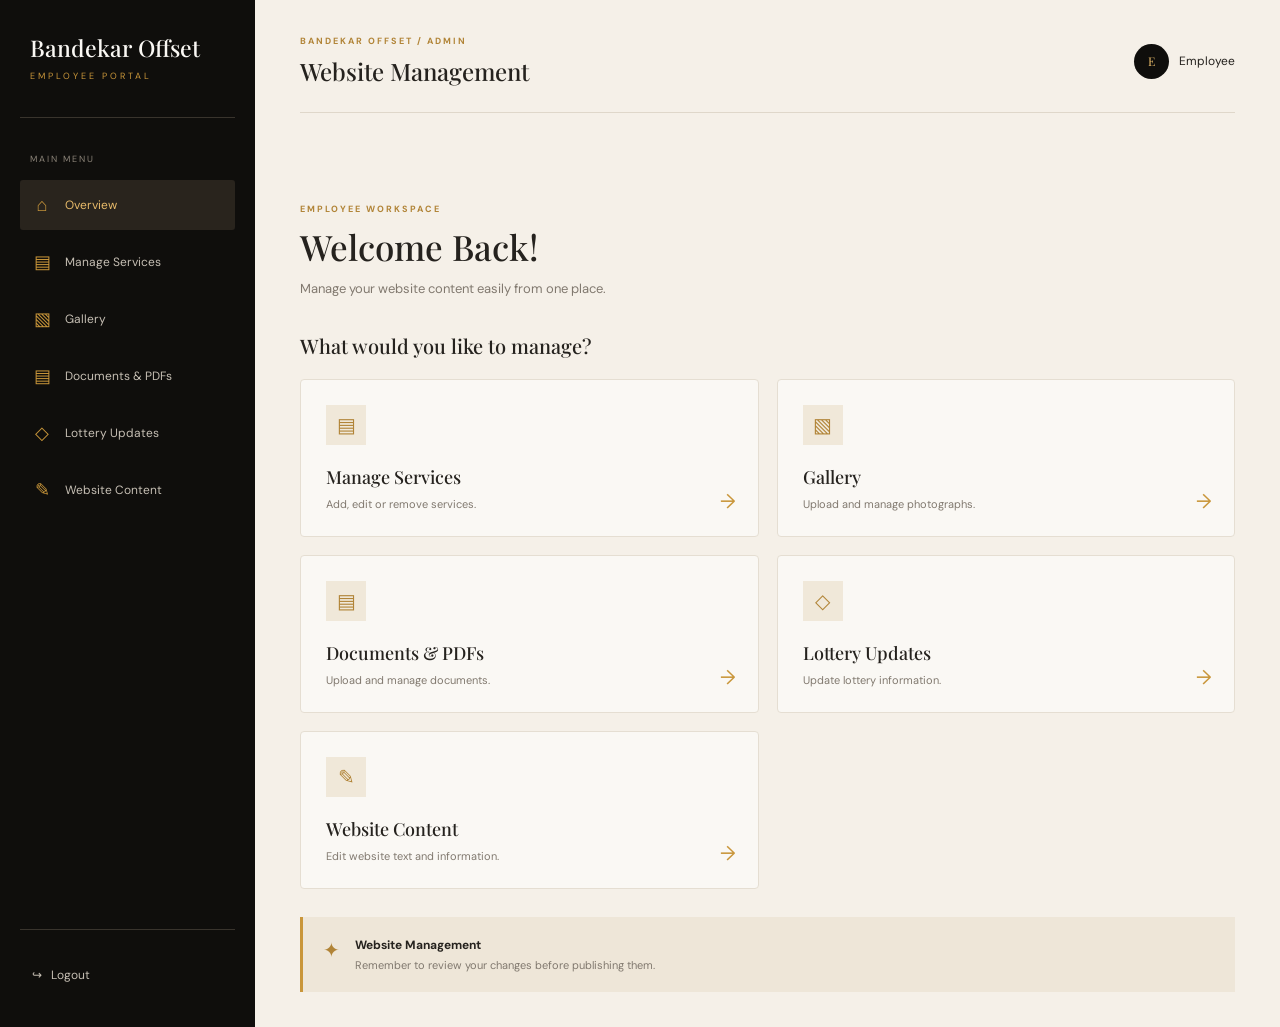
<file: admin/dashboard.html>
<!DOCTYPE html>
<html lang="en">

<head>
    <meta charset="UTF-8">
    <meta name="viewport" content="width=device-width, initial-scale=1.0">
    <title>Dashboard | Bandekar Offset</title>
    <link rel="stylesheet" href="admin.css">
</head>

<body class="dashboard-body">

    <div class="dashboard-layout">

        <!-- SIDEBAR -->
        <aside class="sidebar">

            <div class="sidebar-brand">
                <h2>Bandekar Offset</h2>
                <p>EMPLOYEE PORTAL</p>
            </div>

            <nav class="sidebar-nav">

                <p class="nav-heading">MAIN MENU</p>

                <button class="nav-link active" data-section="overview">
                    <span>⌂</span> Overview
                </button>

                <button class="nav-link" data-section="services">
                    <span>▤</span> Manage Services
                </button>

                <button class="nav-link" data-section="gallery">
                    <span>▧</span> Gallery
                </button>

                <button class="nav-link" data-section="documents">
                    <span>▤</span> Documents & PDFs
                </button>

                <button class="nav-link" data-section="lottery">
                    <span>◇</span> Lottery Updates
                </button>

                <button class="nav-link" data-section="content">
                    <span>✎</span> Website Content
                </button>

            </nav>

            <div class="sidebar-bottom">
                <button id="logoutBtn" class="logout-btn">
                    ↪ &nbsp; Logout
                </button>
            </div>

        </aside>


        <!-- MAIN CONTENT -->
        <main class="dashboard-main">

            <header class="dashboard-header">
                <div>
                    <p class="header-label">BANDEKAR OFFSET / ADMIN</p>
                    <h2>Website Management</h2>
                </div>

                <div class="employee-info">
                    <div class="employee-avatar">E</div>
                    <span>Employee</span>
                </div>
            </header>


            <!-- OVERVIEW -->
            <section class="content-section active" id="overview">

                <div class="welcome-section">
                    <p class="section-label">EMPLOYEE WORKSPACE</p>
                    <h1>Welcome Back!</h1>
                    <p>Manage your website content easily from one place.</p>
                </div>

                <h3 class="section-title">What would you like to manage?</h3>

                <div class="management-grid">

                    <button class="management-card" data-go="services">
                        <span class="card-icon">▤</span>
                        <h3>Manage Services</h3>
                        <p>Add, edit or remove services.</p>
                        <span class="card-arrow">→</span>
                    </button>

                    <button class="management-card" data-go="gallery">
                        <span class="card-icon">▧</span>
                        <h3>Gallery</h3>
                        <p>Upload and manage photographs.</p>
                        <span class="card-arrow">→</span>
                    </button>

                    <button class="management-card" data-go="documents">
                        <span class="card-icon">▤</span>
                        <h3>Documents & PDFs</h3>
                        <p>Upload and manage documents.</p>
                        <span class="card-arrow">→</span>
                    </button>

                    <button class="management-card" data-go="lottery">
                        <span class="card-icon">◇</span>
                        <h3>Lottery Updates</h3>
                        <p>Update lottery information.</p>
                        <span class="card-arrow">→</span>
                    </button>

                    <button class="management-card" data-go="content">
                        <span class="card-icon">✎</span>
                        <h3>Website Content</h3>
                        <p>Edit website text and information.</p>
                        <span class="card-arrow">→</span>
                    </button>

                </div>

                <div class="dashboard-note">
                    <span>✦</span>
                    <div>
                        <strong>Website Management</strong>
                        <p>Remember to review your changes before publishing them.</p>
                    </div>
                </div>

            </section>


            <!-- OTHER SECTIONS: TO BE BUILT -->

            <section class="content-section" id="services">

                <p class="section-label">WEBSITE MANAGEMENT</p>
                <h1>Manage Services</h1>
                <p class="section-description">
                    Add, edit and manage the services displayed on your website.
                </p>

                <div class="lottery-form-card">

                    <h3 id="serviceFormHeading">Add New Service</h3>
                    <p>Create or update a service displayed on your website.</p>

                    <form id="serviceForm">

                        <div class="form-group">
                            <label for="serviceName">Service Name</label>
                            <input type="text" id="serviceName" placeholder="Enter service name" required>
                        </div>

                        <div class="form-group">
                            <label for="serviceDescription">Service Description</label>
                            <textarea id="serviceDescription" rows="4" placeholder="Describe this service..."
                                required></textarea>
                        </div>

                        <div class="form-group">
                            <label for="serviceImage">Service Photograph (Optional)</label>
                            <input type="file" id="serviceImage" accept="image/jpeg,image/png,image/webp">
                        </div>

                        <button type="submit" class="upload-btn" id="serviceSubmitBtn">
                            + Add Service
                        </button>

                        <button type="button" class="cancel-edit-btn" id="cancelServiceEdit" hidden>
                            Cancel Editing
                        </button>

                    </form>

                </div>

                <div class="gallery-heading">
                    <h3>Existing Services</h3>
                    <span id="serviceCount">0 services</span>
                </div>

                <div class="service-list" id="serviceList">

                    <div class="gallery-empty" id="serviceEmpty">
                        <span>▧</span>
                        <p>No services added yet.</p>
                    </div>

                </div>

            </section>



            <section class="content-section" id="gallery">

                <p class="section-label">MEDIA MANAGEMENT</p>
                <h1>Gallery</h1>
                <p class="section-description">
                    Upload and manage photographs displayed on your website.
                </p>

                <div class="gallery-toolbar">
                    <div>
                        <h3>Website Photographs</h3>
                        <p>Manage your business photos and images.</p>
                    </div>

                    <button class="upload-btn" id="chooseImagesBtn">
                        + Upload Images
                    </button>
                </div>

                <input type="file" id="galleryInput" accept="image/*" multiple hidden>

                <div class="upload-area" id="uploadArea">
                    <div class="upload-icon">↑</div>
                    <h3>Upload your photographs</h3>
                    <p>Choose images from your computer to preview them here.</p>
                    <span>Supported formats: JPG, PNG, WEBP</span>
                    <button class="browse-btn" id="browseImagesBtn">
                        Browse Files
                    </button>
                </div>

                <div class="gallery-heading">
                    <h3>Selected Images</h3>
                    <span id="imageCount">0 images</span>
                </div>

                <div class="gallery-grid" id="galleryGrid">

                    <div class="gallery-empty" id="galleryEmpty">
                        <span>▧</span>
                        <p>No images selected yet.</p>
                    </div>

                </div>

            </section>



            <section class="content-section" id="documents">

                <p class="section-label">FILE MANAGEMENT</p>
                <h1>Documents & PDFs</h1>
                <p class="section-description">
                    Upload and manage downloadable documents on your website.
                </p>

                <div class="gallery-toolbar">
                    <div>
                        <h3>Website Documents</h3>
                        <p>Manage your PDFs and downloadable files.</p>
                    </div>

                    <button class="upload-btn" id="chooseDocumentsBtn">
                        + Upload PDF
                    </button>
                </div>

                <input type="file" id="documentInput" accept=".pdf,application/pdf" multiple hidden>

                <div class="upload-area" id="documentUploadArea">
                    <div class="upload-icon">↑</div>
                    <h3>Upload your documents</h3>
                    <p>Select PDF files from your computer.</p>
                    <span>Supported format: PDF (Maximum 5 MB per file)</span>

                    <button class="browse-btn" id="browseDocumentsBtn">
                        Browse Files
                    </button>
                </div>

                <div class="gallery-heading">
                    <h3>Uploaded Documents</h3>
                    <span id="documentCount">0 documents</span>
                </div>

                <div class="document-grid" id="documentGrid">

                    <div class="gallery-empty" id="documentEmpty">
                        <span>▤</span>
                        <p>No documents selected yet.</p>
                    </div>

                </div>

            </section>



            <section class="content-section" id="lottery">

                <p class="section-label">WEBSITE UPDATES</p>
                <h1>Lottery Updates</h1>
                <p class="section-description">
                    Add and manage lottery announcements, images and documents.
                </p>

                <div class="lottery-form-card">

                    <h3>Add New Lottery Update</h3>
                    <p>Create an announcement to display on your website.</p>

                    <form id="lotteryForm">

                        <div class="form-group">
                            <label for="lotteryCategory">Lottery Category</label>
                            <input type="text" id="lotteryCategory" placeholder="Enter category" required>
                        </div>

                        <div class="form-group">
                            <label for="lotteryTitle">Lottery Title</label>
                            <input type="text" id="lotteryTitle" placeholder="Enter lottery title" required>
                        </div>

                        <div class="form-group">
                            <label for="lotteryDescription">Description</label>
                            <textarea id="lotteryDescription" placeholder="Enter lottery details..."
                                rows="4"></textarea>
                        </div>

                        <div class="lottery-file-fields">

                            <div class="form-group">
                                <label for="lotteryImage">Lottery Image (Optional)</label>
                                <input type="file" id="lotteryImage" accept="image/jpeg,image/png,image/webp">
                            </div>

                            <div class="form-group">
                                <label for="lotteryPDF">Lottery PDF (Required for new results)</label>
                                <input type="file" id="lotteryPDF" accept=".pdf,application/pdf">
                            </div>

                        </div>

                        <button type="submit" class="upload-btn" id="lotterySubmitBtn">
                            + Add Lottery Update
                        </button>

                        <button type="button" class="cancel-edit-btn" id="cancelLotteryEdit" hidden>
                            Cancel Editing
                        </button>

                    </form>

                </div>

                <div class="gallery-heading">
                    <h3>Existing Lottery Updates</h3>
                    <span id="lotteryCount">0 updates</span>
                </div>

                <div class="lottery-list" id="lotteryList">

                    <div class="gallery-empty" id="lotteryEmpty">
                        <span>◇</span>
                        <p>No lottery updates added yet.</p>
                    </div>

                </div>

            </section>



            <section class="content-section" id="content">

                <p class="section-label">WEBSITE EDITING</p>
                <h1>Website Content</h1>
                <p class="section-description">
                    Edit the information displayed on your public website.
                </p>

                <form id="websiteContentForm">

                    <div class="content-edit-card">
                        <h3>Homepage Information</h3>
                        <p>Manage the main introduction visitors see.</p>

                        <div class="form-group">
                            <label for="homeHeading">Homepage Heading</label>
                            <input type="text" id="homeHeading" placeholder="Enter homepage heading">
                        </div>

                        <div class="form-group">
                            <label for="homeDescription">Homepage Introduction</label>
                            <textarea id="homeDescription" rows="4"
                                placeholder="Enter homepage introduction"></textarea>
                        </div>
                    </div>

                    <div class="content-edit-card">
                        <h3>About Us</h3>
                        <p>Update your business introduction.</p>

                        <div class="form-group">
                            <label for="aboutHeading">About Us Heading</label>
                            <input type="text" id="aboutHeading" placeholder="Enter About Us heading">
                        </div>

                        <div class="form-group">
                            <label for="aboutDescription">About Us Description</label>
                            <textarea id="aboutDescription" rows="5"
                                placeholder="Enter your business description"></textarea>
                        </div>
                    </div>

                    <div class="content-edit-card">
                        <h3>Contact Information</h3>
                        <p>Manage the contact details displayed on your website.</p>

                        <div class="form-group">
                            <label for="businessAddress">Business Address</label>
                            <textarea id="businessAddress" rows="2" placeholder="Enter business address"></textarea>
                        </div>

                        <div class="form-group">
                            <label for="businessPhone">Phone Number</label>
                            <input type="tel" id="businessPhone" placeholder="Enter phone number">
                        </div>

                        <div class="form-group">
                            <label for="businessEmail">Email Address</label>
                            <input type="email" id="businessEmail" placeholder="Enter email address">
                        </div>
                    </div>

                    <div class="content-save-area">
                        <button type="submit" class="upload-btn">
                            Save Changes
                        </button>

                        <p id="contentSaveMessage" aria-live="polite"></p>
                    </div>

                </form>

            </section>


        </main>

    </div>

    <script src="admin.js"></script>
</body>

</html>
</file>
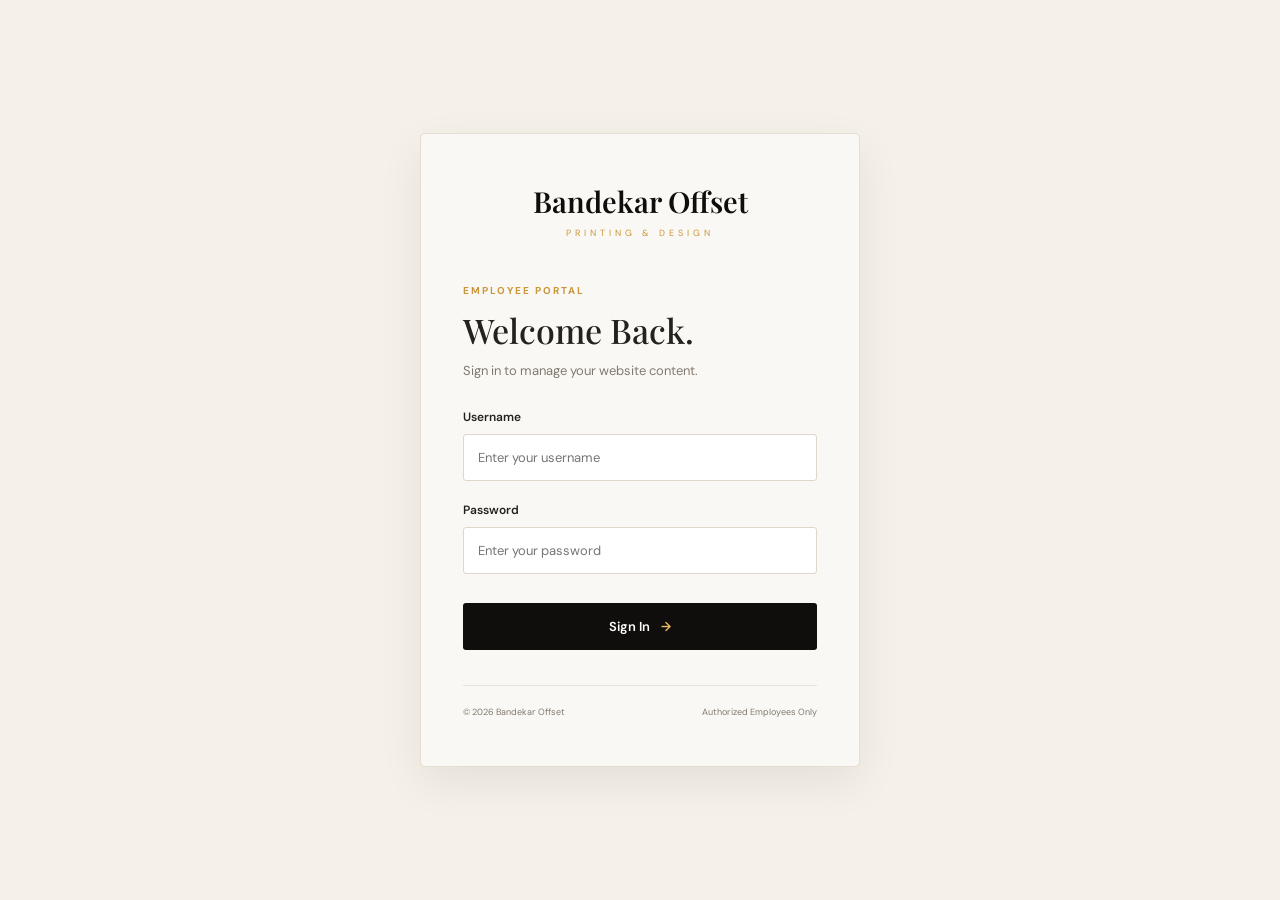
<file: admin/login.html>
<!DOCTYPE html>
<html lang="en">
<head>
    <meta charset="UTF-8">
    <meta name="viewport" content="width=device-width, initial-scale=1.0">
    <title>Employee Login | Bandekar Offset</title>
    <link rel="stylesheet" href="admin.css">
</head>

<body>

    <main class="login-container">

        <section class="login-card">

            <div class="brand">
                <span class="brand-name">Bandekar Offset</span>
                <span class="brand-subtitle">PRINTING & DESIGN</span>
            </div>

            <div class="login-heading">
                <p class="welcome">EMPLOYEE PORTAL</p>
                <h1>Welcome Back.</h1>
                <p class="description">
                    Sign in to manage your website content.
                </p>
            </div>

            <form id="loginForm">

                <div class="form-group">
                    <label for="username">Username</label>
                    <input
                        type="text"
                        id="username"
                        placeholder="Enter your username"
                        required
                    >
                </div>

                <div class="form-group">
                    <label for="password">Password</label>
                    <input
                        type="password"
                        id="password"
                        placeholder="Enter your password"
                        required
                    >
                </div>

                <button type="submit" class="login-btn">
                    Sign In <span>→</span>
                </button>

                <p id="loginMessage" class="login-message"></p>

            </form>

            <div class="login-footer">
                <span>© 2026 Bandekar Offset</span>
                <span>Authorized Employees Only</span>
            </div>

        </section>

    </main>

    <script src="admin.js"></script>
</body>
</html>
</file>
<file: css/index.css>
@import url('https://fonts.googleapis.com/css2?family=Playfair+Display:ital,wght@0,400;0,700;0,900;1,400&family=DM+Sans:wght@300;400;500;600&family=DM+Mono:wght@400;500&family=Tangerine:wght@700&family=Great+Vibes&display=swap');
/* ── VARIABLES ── */
:root {
    --ink:        #0f0e0c;
    --cream:      #f5f0e8;
    --gold:       #c9963a;
    --gold-light: #e8bb6a;
    --warm-white: #faf8f4;
    --mid:        #6b6560;
    --rule:       rgba(201,150,58,.25);
    --ink-80:     rgba(15,14,12,.8);
    --ink-50:     rgba(15,14,12,.5);
}

/* ── RESET ── */
*, *::before, *::after { box-sizing: border-box; margin: 0; padding: 0; }
html { scroll-behavior: smooth; font-size: 16px; }
body {
    font-family: 'DM Sans', sans-serif;
    background: var(--warm-white);
    color: var(--ink);
    overflow-x: hidden;
    -webkit-font-smoothing: antialiased;
}

/* ══ NAVBAR ══ */
nav {
    position: fixed; top: 0; left: 0; right: 0; z-index: 100;
    background: rgba(245,240,232,.93);
    backdrop-filter: blur(14px); -webkit-backdrop-filter: blur(14px);
    border-bottom: 1px solid var(--rule);
    padding: 0 2rem; height: 70px;
    display: flex; align-items: center; justify-content: space-between;
    transition: box-shadow .3s;
}
nav.scrolled { box-shadow: 0 4px 30px rgba(15,14,12,.1); }

.nav-logo {
    font-family: 'Tangerine', cursive;
    font-weight: 400; font-size: 2.2rem;
    letter-spacing: -.5px; color: var(--ink);
    text-decoration: none;
    display: flex; align-items: center; gap: .6rem;
}
.nav-logo span { 
	font-family: 'DM Sans', sans-serif;
	font-size: 1.2rem;
	font-style: italic;
	color: var(--gold);
}
.nav-logo img { height: 100px; width: auto; }

.nav-right { display: flex; align-items: center; gap: 2rem; }

.nav-phone {
    font-size: .9rem; font-weight: 500; color: var(--mid);
    display: flex; align-items: center; gap: .8rem;
    text-decoration: none; transition: color .2s;
}
.nav-phone:hover { color: var(--gold); }
.nav-phone svg { width: 16px; height: 16px; }

.nav-links { display: flex; gap: 2rem; list-style: none; }
.nav-links a {
    font-size: .875rem; font-weight: 500; color: var(--ink);
    text-decoration: none; letter-spacing: .04em;
    position: relative; padding-bottom: 2px;
}
.nav-links a::after {
    content: ''; position: absolute; bottom: 0; left: 0;
    width: 0; height: 1.5px; background: var(--gold);
    transition: width .3s ease;
}
.nav-links a:hover::after,
.nav-links a.active::after { width: 100%; }
.nav-links a.active { color: var(--gold); }

.nav-hamburger {
    display: none; flex-direction: column; gap: 5px;
    cursor: pointer; padding: 6px; background: none; border: none;
}
.nav-hamburger span {
    display: block; width: 22px; height: 2px;
    background: var(--ink); border-radius: 2px; transition: .3s;
}

.mobile-menu {
    display: none; position: fixed; top: 70px; left: 0; right: 0;
    background: var(--cream); border-bottom: 1px solid var(--rule);
    padding: 1.5rem 2rem; z-index: 99;
    flex-direction: column; gap: 1.25rem;
}
.mobile-menu.open { display: flex; }
.mobile-menu a {
    font-size: 1rem; color: var(--ink);
    text-decoration: none; font-weight: 500;
    padding: .25rem 0; border-bottom: 1px solid var(--rule);
}

@media (max-width: 768px) {

    nav {
        padding: 0 1rem;
        height: 80px;
    }

    .nav-logo {
        font-size: 2rem;
        line-height: 0.8;
        gap: 0.2rem;
    }

    .nav-logo img {
        height: 48px;
    }

    .nav-phone {
        display: none;
    }

    .nav-links {
        display: none;
    }

    .nav-hamburger {
        display: flex;
    }
}


/* ══ HERO SLIDER ══ */
.hero {
    margin-top: 70px;
    height: calc(100vh - 70px);
    min-height: 540px;
    position: relative; overflow: hidden;
}

/* Grain texture overlay  */
.hero::after {
    content: '';
    position: absolute; inset: 0; z-index: 4;
    background-image:
        url("data:image/svg+xml,%3Csvg viewBox='0 0 256 256' xmlns='http://www.w3.org/2000/svg'%3E%3Cfilter id='noise'%3E%3CfeTurbulence type='fractalNoise' baseFrequency='0.85' numOctaves='4' stitchTiles='stitch'/%3E%3C/filter%3E%3Crect width='100%25' height='100%25' filter='url(%23noise)' opacity='0.04'/%3E%3C/svg%3E");
    pointer-events: none; opacity: .3;
}

.slide { position: absolute; inset: 0; opacity: 0; pointer-events: none; transition: opacity 1s ease; }
.slide.active { opacity: 1; pointer-events: auto; }
.slide img { width: 100%; height: 100%; object-fit: cover; display: block; }

.slide-overlay {
    position: absolute; inset: 0;
    background:
        linear-gradient(120deg, rgba(15,14,12,.78) 0%, rgba(15,14,12,.35) 55%, transparent 100%),
        linear-gradient(0deg, rgba(15,14,12,.35) 0%, transparent 40%);
    pointer-events: none;
}

/* Editorial column line on left edge */
.slide-column-rule {
    position: absolute; left: 6%; top: 15%; bottom: 15%;
    width: 1px; background: rgba(201,150,58,.3);
    z-index: 5;
}

.slide-content {
    position: absolute; bottom: 14%; left: 8%; max-width: 620px;
    color: #fff; z-index: 6;
    opacity: 0; transform: translateY(28px);
    transition: opacity .9s ease .5s, transform .9s ease .5s;
}
.slide.active .slide-content { opacity: 1; transform: translateY(0); }

.slide-eyebrow {
    font-family: 'DM Mono', monospace;
    font-size: .7rem; font-weight: 500;
    letter-spacing: .25em; text-transform: uppercase;
    color: var(--gold-light); margin-bottom: 1rem;
    display: flex; align-items: center; gap: .75rem;
}
.slide-eyebrow::before {
    content: '';
    display: inline-block; width: 28px; height: 1px;
    background: var(--gold); flex-shrink: 0;
}

.slide-content h2 {
    font-family: 'Montserrat', sans-serif;
    font-size: clamp(2.2rem, 5.5vw, 4rem);
    line-height: 1.06; font-weight: 600;
    margin-bottom: 1.1rem;
    text-shadow: 0 2px 20px rgba(15,14,12,.4);
}
.slide-content h1 em { font-style: italic; color: var(--gold-light); }

.slide-content p {
    font-size: 1rem; font-weight: 800; line-height: 1.75;
    opacity: .82; max-width: 460px;
}

.hero-cta {
    display: inline-flex; align-items: center; gap: .6rem;
    margin-top: 1.75rem;
    padding: .8rem 2rem;
    background: var(--gold); color: var(--ink);
    font-weight: 600; font-size: .8rem;
    letter-spacing: .1em; text-transform: uppercase;
    text-decoration: none; border-radius: 2px;
    border: 2px solid var(--gold);
    transition: background .25s, color .25s, transform .25s;
}
.hero-cta:hover { background: transparent; color: var(--gold); transform: translateY(-2px); }

/* Slide counter */
.hero-folio {
    position: absolute; bottom: 2.5rem; right: 6%;
    z-index: 6; text-align: right;
    font-family: 'Playfair Display', serif;
    color: rgba(255,255,255,.3); font-size: .75rem;
    letter-spacing: .1em;
}
.hero-folio strong { font-size: 2rem; font-weight: 900; color: var(--gold); line-height: 1; display: block; }

.hero-dots {
    position: absolute; bottom: 2.5rem; left: 8%;
    display: flex; gap: .6rem; z-index: 6;
}
.dot {
    width: 28px; height: 3px;
    background: rgba(255,255,255,.3);
    border: none; cursor: pointer; border-radius: 2px;
    transition: background .3s, width .3s; padding: 0;
}
.dot.active { background: var(--gold); width: 44px; }


/* ══ SECTION LABEL (shared) ══ */
.section-label {
    display: inline-flex; align-items: center; gap: .6rem;
    font-family: 'DM Mono', monospace;
    font-size: .68rem; letter-spacing: .2em;
    text-transform: uppercase; color: var(--gold);
    font-weight: 500; margin-bottom: 1.1rem;
}
.section-label::before {
    content: ''; display: inline-block;
    width: 20px; height: 1px; background: var(--gold);
}

.gold-rule { width: 48px; height: 2px; background: var(--gold); border-radius: 2px; }
.gold-rule.center { margin: 1rem auto; }


/* ══ INTRO BAND ══ */
.intro {
    padding: 6rem 2rem 5rem;
    max-width: 860px; margin: 0 auto;
    text-align: center;
}

.intro h2 {
    font-family: 'Tangerine', cursive;
    font-size: clamp(2rem, 5vw, 3.2rem);
    font-weight: 700; line-height: 1.2;
    margin-bottom: 1.25rem; color: var(--ink);
}

.intro p {
    font-size: 1.05rem; line-height: 1.9;
    color: var(--mid); max-width: 660px; margin: 0 auto;
}


/* ══ STATS BAR ══ */
.stats-bar { background: var(--ink); padding: 0; }
.stats-inner {
    max-width: 1000px; margin: 0 auto;
    display: flex; justify-content: space-around; align-items: stretch;
    flex-wrap: wrap;
}

.stat {
    text-align: center; color: #fff;
    padding: 2.5rem 1.5rem;
    flex: 1; min-width: 150px;
    border-right: 1px solid rgba(255,255,255,.07);
    position: relative;
}
.stat:last-child { border-right: none; }


.stat::before {
    content: ''; position: absolute; top: 0; left: 20%; right: 20%;
    height: 2px; background: var(--gold); opacity: .5;
}

.stat-num {
    font-family: 'Playfair Display', serif;
    font-size: 2.8rem; font-weight: 900;
    color: var(--gold); line-height: 1; display: block;
}
.stat-label {
	font-family: 'Tangerine', cursive;
    font-size: 3.8rem; font-weight: 900;
    color: var(--gold); line-height: 1; display: block;
	
    
}


/* ══ SERVICES GRID ══ */
.services { padding: 6rem 2rem; background: var(--cream); }
.services-inner { max-width: 1100px; margin: 0 auto; }
.services-header { text-align: center; margin-bottom: 3.5rem; }
.services-header h2 {
    font-family: 'Tangerine', cursive;
    font-size: clamp(2rem, 4.5vw, 3rem); font-weight: 700;
}

.services-grid {
    display: grid;
    grid-template-columns: repeat(auto-fill, minmax(240px, 1fr));
    gap: 1.5rem;
}

.service-card {
    background: var(--warm-white);
    border: 1px solid rgba(201,150,58,.15);
    border-radius: 3px;
    padding: 2rem 1.5rem;
    transition: transform .3s, box-shadow .3s, border-color .3s;
    position: relative; overflow: hidden;
}
.service-card::before {
    content: ''; position: absolute; top: 0; left: 0;
    width: 3px; height: 0;
    background: var(--gold); transition: height .4s ease;
}
.service-card:hover::before { height: 100%; }
.service-card:hover {
    transform: translateY(-5px);
    box-shadow: 0 12px 40px rgba(15,14,12,.1);
    border-color: var(--gold);
}

/* Edition number watermark */
.service-card::after {
    content: attr(data-num);
    position: absolute; top: .8rem; right: 1rem;
    font-family: 'Playfair Display', serif;
    font-size: 3.5rem; font-weight: 900;
    color: rgba(201,150,58,.06);
    line-height: 1; pointer-events: none;
    user-select: none;
}

.service-icon { font-size: 1.8rem; margin-bottom: 1rem; display: block; }
.service-card h3 {
    font-family: 'Playfair Display', serif;
    font-size: 1.1rem; font-weight: 700; margin-bottom: .5rem;
}
.service-card p { font-size: .875rem; color: var(--mid); line-height: 1.65; }


/* ══ WHY SECTION ══ */
.why { padding: 6rem 2rem; max-width: 1100px; margin: 0 auto; }
.why-grid {
    display: grid; grid-template-columns: 1fr 1fr;
    gap: 5rem; align-items: center;
}
.why-text h1 {
    font-family: 'Tangerine', cursive;
    font-size: clamp(1.8rem, 4vw, 2.8rem); font-weight: 700; margin-bottom: 1rem;
}
.why-text p { font-size: 1rem; color: var(--mid); line-height: 1.85; margin-bottom: 2rem; }

.why-list { list-style: none; }
.why-list li {
    display: flex; align-items: flex-start; gap: .75rem;
    margin-bottom: 1rem; font-size: .95rem;
    padding-bottom: 1rem; border-bottom: 1px dashed var(--rule);
}
.why-list li:last-child { border-bottom: none; }
.why-list li::before { content: '✦'; color: var(--gold); flex-shrink: 0; margin-top: 2px; }

.why-img-wrap { position: relative; border-radius: 3px; overflow: hidden; }
.why-img-wrap img { width: 100%; aspect-ratio: 4/3; object-fit: cover; display: block; }

/* caption overlay at bottom of image */
.why-img-caption {
    position: absolute; bottom: 0; left: 0; right: 0;
    background: linear-gradient(0deg, rgba(15,14,12,.8) 0%, transparent 100%);
    padding: 2.5rem 1.5rem 1.25rem;
    color: rgba(255,255,255,.7);
    font-family: 'DM Mono', monospace;
    font-size: .65rem; letter-spacing: .15em; text-transform: uppercase;
}

.why-badge {
    position: absolute; 
    bottom: -1rem; 
    left: -1rem;
    background: var(--gold); 
    color: var(--ink);
    padding: 0.75rem 1rem; 
    border-radius: 3px; 
    text-align: center;
    font-family: 'Playfair Display', serif;
    box-shadow: 0 4px 15px rgba(201,150,58,.3);
}
.why-badge .big { font-size: 1rem; font-weight: 900; line-height: 1; display: block; }


/* ══ CTA STRIP ══ */
.contact-strip {
    background: var(--ink); padding: 5rem 2rem;
    text-align: center; color: #fff;
    position: relative; overflow: hidden;
}

.contact-strip::before {
    content: '';
    position: absolute; left: -10%; right: -10%; top: 0; height: 3px;
    background: linear-gradient(90deg, transparent, var(--gold), transparent);
}
.contact-strip::after {
    content: '';
    position: absolute; left: -10%; right: -10%; bottom: 0; height: 1px;
    background: linear-gradient(90deg, transparent, var(--rule), transparent);
}

.contact-strip h3 {
    font-family: 'Tangerine', cursive;
    font-size: clamp(1.8rem, 4.5vw, 2.8rem); margin-bottom: .75rem;
}
.contact-strip p { color: rgba(255,255,255,.55); margin-bottom: 2rem; font-size: .95rem; }

.cta-btn {
    display: inline-flex; align-items: center; gap: .5rem;
    padding: .9rem 2.4rem;
    background: var(--gold); color: var(--ink);
    font-weight: 600; font-size: .8rem;
    letter-spacing: .1em; text-transform: uppercase;
    text-decoration: none; border-radius: 2px;
    border: 2px solid var(--gold);
    transition: background .25s, color .25s, transform .25s;
}
.cta-btn:hover { background: transparent; color: var(--gold); transform: translateY(-2px); }

.cta-btn-dark {
    display: inline-flex; align-items: center; gap: .5rem;
    padding: .9rem 2.4rem;
    background: var(--ink); color: #fff;
    font-weight: 600; font-size: .8rem;
    letter-spacing: .1em; text-transform: uppercase;
    text-decoration: none; border-radius: 2px;
    border: 2px solid rgba(255,255,255,.3);
    transition: background .25s, color .25s, transform .25s; margin: 0 .5rem;
}
.cta-btn-dark:hover { background: rgba(255,255,255,.1); transform: translateY(-2px); }

.cta-btn-gold {
    display: inline-flex; align-items: center; gap: .5rem;
    padding: .9rem 2.4rem;
    background: var(--gold); color: var(--ink);
    font-weight: 600; font-size: .8rem;
    letter-spacing: .1em; text-transform: uppercase;
    text-decoration: none; border-radius: 2px;
    border: 2px solid var(--gold);
    transition: background .25s, color .25s, transform .25s; margin: 0 .5rem;
}
.cta-btn-gold:hover { background: transparent; color: var(--gold); transform: translateY(-2px); }


/* ══ FOOTER ══ */
footer { background: #080807; color: rgba(255,255,255,.7); padding: 4rem 2rem 0; }
.footer-inner {
    max-width: 1100px; margin: 0 auto;
    display: grid; grid-template-columns: 1.4fr 1fr 1fr;
    gap: 3rem; padding-bottom: 3rem;
    border-bottom: 1px solid rgba(255,255,255,.07);
}
.footer-brand h3 {
    font-family: 'Playfair Display', serif;
    font-size: 1.3rem; color: #fff; margin-bottom: .75rem;
}
.footer-brand p { font-size: .875rem; line-height: 1.75; max-width: 280px; }

footer h4 {
    font-family: 'Playfair Display', serif; color: #fff;
    font-size: 1rem; margin-bottom: 1.25rem;
    position: relative; padding-bottom: .6rem;
}
footer h4::after {
    content: ''; position: absolute; bottom: 0; left: 0;
    width: 30px; height: 2px; background: var(--gold);
}
.footer-links { list-style: none; }
.footer-links li { margin-bottom: .6rem; }
.footer-links a {
    color: rgba(255,255,255,.55); text-decoration: none;
    font-size: .875rem; transition: color .2s;
}
.footer-links a:hover { color: var(--gold); }

.footer-contact p { font-size: .875rem; line-height: 1.9; }
.footer-contact a {
    color: var(--gold); text-decoration: none; font-size: .875rem;
    display: inline-flex; align-items: center; gap: .4rem; margin-top: .5rem;
}
.footer-contact a:hover { text-decoration: underline; }

.footer-bottom {
    max-width: 1100px; margin: 0 auto; padding: 1.25rem 0;
    display: flex; justify-content: space-between; align-items: center;
    font-size: .78rem; color: rgba(255,255,255,.25);
    flex-wrap: wrap; gap: .5rem;
}


/* ══ WHATSAPP FLOAT ══ */
.whatsapp-float {
    position: fixed; bottom: 25px; right: 25px;
    width: 60px; height: 60px; background: #25D366;
    border-radius: 50%;
    display: flex; justify-content: center; align-items: center;
    text-decoration: none; z-index: 9999;
    box-shadow: 0 4px 15px rgba(0,0,0,.25);
    transition: transform .2s;
}
.whatsapp-float i { color: white; font-size: 32px; }
.whatsapp-float:hover { transform: scale(1.1); }


/* ══ SCROLL REVEAL ══ */
.reveal { opacity: 0; transform: translateY(28px); transition: opacity .7s ease, transform .7s ease; }
.reveal.visible { opacity: 1; transform: translateY(0); }


/* ══ PAGE HERO ══ */
.page-hero {
    margin-top: 70px; background: var(--ink);
    padding: 5rem 2rem 4rem; text-align: center; position: relative; overflow: hidden;
}
.page-hero::before {
    content: ''; position: absolute; inset: 0;
    background:
        radial-gradient(ellipse 60% 80% at 20% 50%, rgba(201,150,58,.12) 0%, transparent 70%),
        radial-gradient(ellipse 40% 60% at 80% 50%, rgba(201,150,58,.08) 0%, transparent 70%);
}
.page-hero-inner { position: relative; z-index: 1; }
.page-hero h1 {
    font-family: 'Playfair Display', serif;
    font-size: clamp(2rem, 5vw, 3.4rem); font-weight: 900; color: #fff; margin-bottom: .75rem;
}
.page-hero p { color: rgba(255,255,255,.55); font-size: 1rem; max-width: 500px; margin: 0 auto; line-height: 1.7; }
.breadcrumb-row {
    margin-top: 2rem; display: flex; justify-content: center;
    gap: .5rem; font-size: .8rem; color: rgba(255,255,255,.35);
}
.breadcrumb-row a { color: var(--gold); text-decoration: none; }
.breadcrumb-row a:hover { text-decoration: underline; }


/* ══ RESPONSIVE ══ */
@media (max-width: 768px) {
    .nav-links, .nav-phone { display: none; }
    .nav-hamburger { display: flex; }
    .slide-content { left: 5%; right: 5%; bottom: 10%; }
    .why-grid { grid-template-columns: 1fr; gap: 2.5rem; }
    .why-badge { left: -0.5rem; bottom: -0.75rem; right: auto; width: auto; }
    .footer-inner { grid-template-columns: 1fr; gap: 2rem; }
    .cta-btn-dark, .cta-btn-gold { margin: .4rem 0; display: flex; }
    .hero-folio { display: none; }
    .stats-inner { flex-direction: column; }
    .stat { border-right: none; border-bottom: 1px solid rgba(255,255,255,.07); }
    .stat:last-child { border-bottom: none; }
}
</file>
<file: css/aboutus.css>
@import url('https://fonts.googleapis.com/css2?family=Playfair+Display:ital,wght@0,400;0,700;0,900;1,400;1,700&family=DM+Sans:wght@300;400;500;600&family=Lora:ital,wght@0,400;0,600;1,400&family=Tangerine:wght@700&display=swap');

/* ── VARIABLES ── */
:root {
    --ink:         #0f0e0c;
    --cream:       #f5f0e8;
    --gold:        #c9963a;
    --gold-light:  #e8bb6a;
    --warm-white:  #faf8f4;
    --sepia:       #f2ebe0;      
    --sepia-dark:  #e6dccf;
    --mid:         #6b6560;
    --rule:        rgba(201,150,58,.25);
    --rule-soft:   rgba(107,101,96,.15);
}

/* ── RESET ── */
*, *::before, *::after { box-sizing: border-box; margin: 0; padding: 0; }
html { scroll-behavior: smooth; font-size: 16px; }
body {
    font-family: 'DM Sans', sans-serif;
    background: var(--sepia);
    color: var(--ink);
    overflow-x: hidden;
    -webkit-font-smoothing: antialiased;
}


/* ══ NAVBAR ══ */
nav {
    position: fixed; top: 0; left: 0; right: 0; z-index: 100;
    background: rgba(242,235,224,.95);
    backdrop-filter: blur(14px); -webkit-backdrop-filter: blur(14px);
    border-bottom: 1px solid var(--rule);
    padding: 0 2rem; height: 70px;
    display: flex; align-items: center; justify-content: space-between;
    transition: box-shadow .3s;
}
nav.scrolled { box-shadow: 0 4px 30px rgba(15,14,12,.09); }

.nav-logo {
    font-family: 'Tangerine', cursive;
    font-weight: 400; font-size: 2.2rem;
    letter-spacing: -.5px; color: var(--ink);
    text-decoration: none;
    display: flex; align-items: center; gap: .6rem;
}
.nav-logo span { 
	font-family: 'DM Sans', sans-serif;
	font-size: 1.2rem;
	font-style: italic;
	color: var(--gold);
}
}
.nav-logo img { height: 42px; width: auto; }

.nav-right { display: flex; align-items: center; gap: 2rem; }

.nav-phone {
    font-size: .9rem; font-weight: 500; color: var(--mid);
    display: flex; align-items: center; gap: .4rem;
    text-decoration: none; transition: color .2s;
}
.nav-phone:hover { color: var(--gold); }
.nav-phone svg { width: 16px; height: 16px; }

.nav-links { display: flex; gap: 2rem; list-style: none; }
.nav-links a {
    font-size: .875rem; font-weight: 500; color: var(--ink);
    text-decoration: none; letter-spacing: .04em;
    position: relative; padding-bottom: 2px;
}
.nav-links a::after {
    content: ''; position: absolute; bottom: 0; left: 0;
    width: 0; height: 1.5px; background: var(--gold);
    transition: width .3s ease;
}
.nav-links a:hover::after,
.nav-links a.active::after { width: 100%; }
.nav-links a.active { color: var(--gold); }

.nav-hamburger {
    display: none; flex-direction: column; gap: 5px;
    cursor: pointer; padding: 6px; background: none; border: none;
}
.nav-hamburger span {
    display: block; width: 22px; height: 2px;
    background: var(--ink); border-radius: 2px; transition: .3s;
}

.mobile-menu {
    display: none; position: fixed; top: 70px; left: 0; right: 0;
    background: var(--sepia); border-bottom: 1px solid var(--rule);
    padding: 1.5rem 2rem; z-index: 99;
    flex-direction: column; gap: 1.25rem;
}
.mobile-menu.open { display: flex; }
.mobile-menu a {
    font-size: 1rem; color: var(--ink);
    text-decoration: none; font-weight: 500;
    padding: .25rem 0; border-bottom: 1px solid var(--rule);
}
@media (max-width: 768px) {

    nav {
        padding: 0 1rem;
        height: 80px;
    }

    .nav-logo {
        font-size: 2rem;
        line-height: 0.8;
        gap: 0.2rem;
    }

    .nav-logo img {
        height: 48px;
    }

    .nav-phone {
        display: none;
    }

    .nav-links {
        display: none;
    }

    .nav-hamburger {
        display: flex;
    }
}


/* PAGE HERO */
.page-hero {
    margin-top: 70px; background: var(--ink);
    padding: 5.5rem 2rem 4.5rem;
    text-align: center; position: relative; overflow: hidden;
}

/* Warm radial light from centre */
.page-hero::before {
    content: ''; position: absolute; inset: 0;
    background:
        radial-gradient(ellipse 80% 120% at 50% 120%, rgba(201,150,58,.16) 0%, transparent 65%),
        radial-gradient(ellipse 50% 50% at 50% -10%, rgba(201,150,58,.08) 0%, transparent 60%);
}

/* Horizontal ornament rule */
.page-hero::after {
    content: '— ✦ —';
    position: absolute; bottom: 1.5rem; left: 50%;
    transform: translateX(-50%);
    font-family: 'Playfair Display', serif;
    color: rgba(201,150,58,.35); font-size: .75rem; letter-spacing: .3em;
}

.page-hero-inner { position: relative; z-index: 1; }

.page-hero h1 {
    font-family: 'Playfair Display', serif;
    font-size: clamp(2.2rem, 5vw, 3.6rem);
    font-weight: 900; color: #fff; margin-bottom: .75rem;
    
}
.page-hero h1 em { font-style: italic; color: var(--gold-light); }

.page-hero p {
    color: rgba(255,255,255,.55); font-size: 1rem;
    max-width: 480px; margin: 0 auto; line-height: 1.75;
    font-family: 'Lora', serif; font-style: italic;
}

.breadcrumb-row {
    margin-top: 2.25rem; display: flex; justify-content: center;
    gap: .5rem; font-size: .78rem; color: rgba(255,255,255,.3);
}
.breadcrumb-row a { color: var(--gold); text-decoration: none; }
.breadcrumb-row a:hover { text-decoration: underline; }


/* ══ SHARED SECTION LABELS ══ */
.section-label {
    display: inline-block; font-size: .72rem; letter-spacing: .22em;
    text-transform: uppercase; color: var(--gold);
    font-weight: 600; margin-bottom: 1rem;

    position: relative; padding: 0 .5rem;
}
.section-label::before,
.section-label::after {
    
    position: absolute; top: 50%; transform: translateY(-50%);
    font-size: .6rem; color: var(--gold); opacity: .6;
}
.section-label::before { right: 100%; margin-right: .25rem; }
.section-label::after  { left: 100%;  margin-left: .25rem; }

.gold-rule { width: 48px; height: 2px; background: var(--gold); border-radius: 2px; }
.gold-rule.center { margin: 1rem auto; }


/* ══ ABOUT INTRO  */
.about-intro { padding: 5.5rem 2rem 4rem; max-width: 1100px; margin: 0 auto; }

.intro-grid {
    display: grid; grid-template-columns: 1fr 1.05fr;
    gap: 5.5rem; align-items: center;
}

.intro-text .section-label { text-align: left; }

.intro-text h2 {
    font-family: 'Tangerine', cursive;
    font-size: clamp(1.9rem, 3.5vw, 2.6rem);
    font-weight: 700; line-height: 1.18; margin-bottom: .75rem;
}


.intro-text p {
    font-family: 'DM Sans', serif;
    color: var(--mid); font-size: .975rem; line-height: 1.9;
    margin-bottom: 1.1rem;
}



.intro-img { position: relative; border-radius: 3px; overflow: visible; }
.intro-img img {
    width: 100%; aspect-ratio: 5/4;
    object-fit: cover; border-radius: 3px; display: block;
    /* Slightly desaturated for archival feel */
    filter: sepia(8%) contrast(1.03);
}

/* effect */
.intro-img::before {
    content: ''; position: absolute;
    inset: -8px; border: 1px solid var(--rule);
    border-radius: 4px; z-index: -1;
    background: var(--sepia-dark);
}

.intro-img-badge {
    position: absolute; 
    bottom: -1rem; 
    left: -1rem;
    background: var(--gold); 
    color: var(--ink);
    padding: 0.75rem 1rem; 
    border-radius: 3px; 
    text-align: center;
    font-family: 'Playfair Display', serif;
    box-shadow: 0 4px 15px rgba(201,150,58,.3);
}
.intro-img-badge .big { font-size: 1rem; font-weight: 900; line-height: 1; display: block; }



/* VALUES SECTION — Card collection */
.values-section { background: var(--cream); padding: 5.5rem 2rem; }
.values-inner { max-width: 1100px; margin: 0 auto; }

.values-header { text-align: center; margin-bottom: 3.5rem; }
.values-header h2 {
    font-family: 'Tangerine', cursive;
    font-size: clamp(2rem, 4vw, 2.8rem); font-weight: 700;
}

.values-grid {
    display: grid;
    grid-template-columns: repeat(auto-fill, minmax(230px, 1fr));
    gap: 1.5rem;
}

.value-card {
    background: var(--warm-white);
    border: 1px solid rgba(201,150,58,.15);
    border-radius: 3px; padding: 2rem 1.5rem;
    transition: transform .3s, box-shadow .3s, border-color .3s;
    position: relative; overflow: hidden;
}
.value-card::before {
    content: ''; position: absolute; top: 0; left: 0;
    width: 3px; height: 0; background: var(--gold);
    transition: height .4s ease;
}
.value-card:hover::before { height: 100%; }
.value-card:hover {
    transform: translateY(-5px);
    box-shadow: 0 12px 40px rgba(15,14,12,.1);
    border-color: var(--gold);
}

.value-icon { font-size: 1.9rem; margin-bottom: 1rem; display: block; }
.value-card h3 {
    font-family: 'Playfair Display', serif;
    font-size: 1.1rem; font-weight: 700; margin-bottom: .4rem;
}
.value-card p { font-size: .875rem; color: var(--mid); line-height: 1.65; }

/* STORY / TIMELINE SECTION */
.story-section {
    padding: 5.5rem 2rem;
    max-width: 780px; margin: 0 auto;
}

.story-header { text-align: center; margin-bottom: 4rem; }
.story-header h2 {
    font-family: 'Tangerine', cursive;
    font-size: clamp(1.8rem, 3.5vw, 2.4rem); font-weight: 700;
}
.story-header p {
    font-family: 'Lora', serif; font-style: italic;
    color: var(--mid); font-size: .95rem; margin-top: .75rem; line-height: 1.7;
}

/* Timeline — archival vertical track */
.timeline { position: relative; padding-left: 2.75rem; }

/* The spine */
.timeline::before {
    content: ''; position: absolute; left: 8px; top: 0; bottom: 0;
    width: 2px;
    background: repeating-linear-gradient(
        to bottom,
        var(--rule) 0, var(--rule) 6px,
        transparent 6px, transparent 12px
    );
}

.timeline-item { position: relative; margin-bottom: 2.75rem; }

/* Gold dot on the spine */
.timeline-item::before {
    content: ''; position: absolute;
    left: -2.75rem; top: 5px;
    width: 14px; height: 14px; border-radius: 50%;
    background: var(--sepia); border: 3px solid var(--gold);
    box-shadow: 0 0 0 3px rgba(201,150,58,.15);
}

.timeline-year {
    font-size: .72rem; letter-spacing: .18em;
    text-transform: uppercase; color: var(--gold);
    font-weight: 600; margin-bottom: .35rem;
    font-family: 'DM Sans', sans-serif;
}
.timeline-item h3 {
    font-family: 'Playfair Display', serif;
    font-size: 1.1rem; font-weight: 700; margin-bottom: .4rem;
}
.timeline-item p {
    font-family: 'Lora', serif;
    font-size: .9rem; color: var(--mid); line-height: 1.75;
}


/* ══ CTA STRIP ══ */
.contact-strip {
    background: var(--ink); padding: 5rem 2rem;
    text-align: center; color: #fff;
    position: relative; overflow: hidden;
}
/* Diagonal rule, editorial decor */
.contact-strip::before {
    content: '';
    position: absolute; left: -10%; right: -10%; top: 0; height: 3px;
    background: linear-gradient(90deg, transparent, var(--gold), transparent);
}
.contact-strip::after {
    content: '';
    position: absolute; left: -10%; right: -10%; bottom: 0; height: 1px;
    background: linear-gradient(90deg, transparent, var(--rule), transparent);
}

.contact-strip h2 {
    font-family: 'Tangerine', cursive;
    font-size: clamp(1.8rem, 4.5vw, 2.8rem); margin-bottom: .75rem;
}
.contact-strip p { color: rgba(255,255,255,.55); margin-bottom: 2rem; font-size: .95rem; }

.cta-btn {
    display: inline-flex; align-items: center; gap: .5rem;
    padding: .9rem 2.4rem;
    background: var(--gold); color: var(--ink);
    font-weight: 600; font-size: .8rem;
    letter-spacing: .1em; text-transform: uppercase;
    text-decoration: none; border-radius: 2px;
    border: 2px solid var(--gold);
    transition: background .25s, color .25s, transform .25s;
}
.cta-btn:hover { background: transparent; color: var(--gold); transform: translateY(-2px); }

.cta-btn-dark {
    display: inline-flex; align-items: center; gap: .5rem;
    padding: .9rem 2.4rem;
    background: var(--ink); color: #fff;
    font-weight: 600; font-size: .8rem;
    letter-spacing: .1em; text-transform: uppercase;
    text-decoration: none; border-radius: 2px;
    border: 2px solid rgba(255,255,255,.3);
    transition: background .25s, color .25s, transform .25s; margin: 0 .5rem;
}
.cta-btn-dark:hover { background: rgba(255,255,255,.1); transform: translateY(-2px); }

.cta-btn-gold {
    display: inline-flex; align-items: center; gap: .5rem;
    padding: .9rem 2.4rem;
    background: var(--gold); color: var(--ink);
    font-weight: 600; font-size: .8rem;
    letter-spacing: .1em; text-transform: uppercase;
    text-decoration: none; border-radius: 2px;
    border: 2px solid var(--gold);
    transition: background .25s, color .25s, transform .25s; margin: 0 .5rem;
}
.cta-btn-gold:hover { background: transparent; color: var(--gold); transform: translateY(-2px); }



/* ══ FOOTER ══ */
footer { background: #080807; color: rgba(255,255,255,.7); padding: 4rem 2rem 0; }
.footer-inner {
    max-width: 1100px; margin: 0 auto;
    display: grid; grid-template-columns: 1.4fr 1fr 1fr;
    gap: 3rem; padding-bottom: 3rem;
    border-bottom: 1px solid rgba(255,255,255,.07);
}
.footer-brand h3 { font-family: 'Playfair Display', serif; font-size: 1.3rem; color: #fff; margin-bottom: .75rem; }
.footer-brand p { font-size: .875rem; line-height: 1.75; max-width: 280px; }

footer h4 {
    font-family: 'Playfair Display', serif; color: #fff;
    font-size: 1rem; margin-bottom: 1.25rem;
    position: relative; padding-bottom: .6rem;
}
footer h4::after { content: ''; position: absolute; bottom: 0; left: 0; width: 30px; height: 2px; background: var(--gold); }

.footer-links { list-style: none; }
.footer-links li { margin-bottom: .6rem; }
.footer-links a { color: rgba(255,255,255,.55); text-decoration: none; font-size: .875rem; transition: color .2s; }
.footer-links a:hover { color: var(--gold); }

.footer-contact p { font-size: .875rem; line-height: 1.9; }
.footer-contact a { color: var(--gold); text-decoration: none; font-size: .875rem; display: inline-flex; align-items: center; gap: .4rem; margin-top: .5rem; }
.footer-contact a:hover { text-decoration: underline; }

.footer-bottom {
    max-width: 1100px; margin: 0 auto; padding: 1.25rem 0;
    display: flex; justify-content: space-between; align-items: center;
    font-size: .78rem; color: rgba(255,255,255,.25);
    flex-wrap: wrap; gap: .5rem;
}


/* ══ WHATSAPP FLOAT ══ */
.whatsapp-float {
    position: fixed; bottom: 25px; right: 25px; width: 60px; height: 60px;
    background: #25D366; border-radius: 50%;
    display: flex; justify-content: center; align-items: center;
    text-decoration: none; z-index: 9999; box-shadow: 0 4px 15px rgba(0,0,0,.25); transition: transform .2s;
}
.whatsapp-float i { color: white; font-size: 32px; }
.whatsapp-float:hover { transform: scale(1.1); }


/* ══ SCROLL REVEAL ══ */
.reveal { opacity: 0; transform: translateY(28px); transition: opacity .7s ease, transform .7s ease; }
.reveal.visible { opacity: 1; transform: translateY(0); }


/* ══ RESPONSIVE ══ */
@media (max-width: 768px) {
    .nav-links, .nav-phone { display: none; }
    .nav-hamburger { display: flex; }
    .intro-grid { grid-template-columns: 1fr; gap: 3.5rem; }
    .intro-img-badge { right: -0.5rem; bottom: -0.75rem; right: auto; width: auto; }
    .intro-img::before { display: none; }
    .values-grid { grid-template-columns: 1fr 1fr; }
    .footer-inner { grid-template-columns: 1fr; gap: 2rem; }
    .cta-btn-dark, .cta-btn-gold { margin: .4rem 0; display: flex; }
}
@media (max-width: 480px) {
    .values-grid { grid-template-columns: 1fr; }
    .timeline { padding-left: 2rem; }
}
</file>
<file: css/contact.css>
@import url('https://fonts.googleapis.com/css2?family=Playfair+Display:ital,wght@0,400;0,700;0,900;1,400&family=DM+Sans:wght@300;400;500;600&family=Lora:ital,wght@0,400;1,400&family=Tangerine:wght@700&display=swap');

/* ── VARIABLES ── */
:root {
    --ink:         #0f0e0c;
    --cream:       #f5f0e8;
    --gold:        #c9963a;
    --gold-light:  #e8bb6a;
    --warm-white:  #faf8f4;
    --mid:         #6b6560;
    --rule:        rgba(201,150,58,.25);
    
    --letter-bg:   #fffef9;    
    --line-rule:   rgba(201,150,58,.1); 
    --field-bg:    #fdfcf8;
}

/* ── RESET ── */
*, *::before, *::after { box-sizing: border-box; margin: 0; padding: 0; }
html { scroll-behavior: smooth; font-size: 16px; }
body {
    font-family: 'DM Sans', sans-serif;
    background: #f7f3ec;
    color: var(--ink);
    overflow-x: hidden;
    -webkit-font-smoothing: antialiased;
}


/* ══ NAVBAR ══ */
nav {
    position: fixed; top: 0; left: 0; right: 0; z-index: 100;
    background: rgba(247,243,236,.95);
    backdrop-filter: blur(14px); -webkit-backdrop-filter: blur(14px);
    border-bottom: 1px solid var(--rule);
    padding: 0 2rem; height: 70px;
    display: flex; align-items: center; justify-content: space-between;
    transition: box-shadow .3s;
}
nav.scrolled { box-shadow: 0 4px 30px rgba(15,14,12,.09); }

.nav-logo {
    font-family: 'Tangerine', cursive;
    font-weight: 400; font-size: 2.2rem;
    letter-spacing: -.5px; color: var(--ink);
    text-decoration: none;
    display: flex; align-items: center; gap: .6rem;
}
.nav-logo span { 
	font-family: 'DM Sans', sans-serif;
	font-size: 1.2rem;
	font-style: italic;
	color: var(--gold);
}
.nav-logo img { height: 42px; width: auto; }

.nav-right { display: flex; align-items: center; gap: 2rem; }

.nav-phone {
    font-size: .9rem; font-weight: 500; color: var(--mid);
    display: flex; align-items: center; gap: .4rem;
    text-decoration: none; transition: color .2s;
}
.nav-phone:hover { color: var(--gold); }
.nav-phone svg { width: 16px; height: 16px; }

.nav-links { display: flex; gap: 2rem; list-style: none; }
.nav-links a {
    font-size: .875rem; font-weight: 500; color: var(--ink);
    text-decoration: none; letter-spacing: .04em;
    position: relative; padding-bottom: 2px;
}
.nav-links a::after {
    content: ''; position: absolute; bottom: 0; left: 0;
    width: 0; height: 1.5px; background: var(--gold);
    transition: width .3s ease;
}
.nav-links a:hover::after,
.nav-links a.active::after { width: 100%; }
.nav-links a.active { color: var(--gold); }

.nav-hamburger {
    display: none; flex-direction: column; gap: 5px;
    cursor: pointer; padding: 6px; background: none; border: none;
}
.nav-hamburger span {
    display: block; width: 22px; height: 2px;
    background: var(--ink); border-radius: 2px; transition: .3s;
}

.mobile-menu {
    display: none; position: fixed; top: 70px; left: 0; right: 0;
    background: var(--cream); border-bottom: 1px solid var(--rule);
    padding: 1.5rem 2rem; z-index: 99;
    flex-direction: column; gap: 1.25rem;
}
.mobile-menu.open { display: flex; }
.mobile-menu a {
    font-size: 1rem; color: var(--ink);
    text-decoration: none; font-weight: 500;
    padding: .25rem 0; border-bottom: 1px solid var(--rule);
}

@media (max-width: 768px) {

    nav {
        padding: 0 1rem;
        height: 80px;
    }

    .nav-logo {
        font-size: 2rem;
        line-height: 0.8;
        gap: 0.2rem;
    }

    .nav-logo img {
        height: 48px;
    }

    .nav-phone {
        display: none;
    }

    .nav-links {
        display: none;
    }

    .nav-hamburger {
        display: flex;
    }
}



/* ══ PAGE HERO ══ */
.page-hero {
    margin-top: 70px; background: var(--ink);
    padding: 5.5rem 2rem 4.5rem;
    text-align: center; position: relative; overflow: hidden;
}


.page-hero::before {
    content: ''; position: absolute; inset: 0;
    background:
        radial-gradient(ellipse 80% 120% at 50% 120%, rgba(201,150,58,.16) 0%, transparent 65%),
        radial-gradient(ellipse 50% 50% at 50% -10%, rgba(201,150,58,.08) 0%, transparent 60%);
}

/* Horizontal ornament rule */
.page-hero::after {
    content: '— ✦ —';
    position: absolute; bottom: 1.5rem; left: 50%;
    transform: translateX(-50%);
    font-family: 'Playfair Display', serif;
    color: rgba(201,150,58,.35); font-size: .75rem; letter-spacing: .3em;
}

.page-hero-inner { position: relative; z-index: 1; }

.page-hero h1 {
    font-family: 'Playfair Display', serif;
    font-size: clamp(2.2rem, 5vw, 3.6rem);
    font-weight: 900; color: #fff; margin-bottom: .75rem;
    
}
.page-hero h1 em { font-style: italic; color: var(--gold-light); }

.page-hero p {
    color: rgba(255,255,255,.55); font-size: 1rem;
    max-width: 480px; margin: 0 auto; line-height: 1.75;
    font-family: 'Lora', serif; font-style: italic;
}

.breadcrumb-row {
    margin-top: 2.25rem; display: flex; justify-content: center;
    gap: .5rem; font-size: .78rem; color: rgba(255,255,255,.3);
}
.breadcrumb-row a { color: var(--gold); text-decoration: none; }
.breadcrumb-row a:hover { text-decoration: underline; }

/* ══ SECTION LABELS ══ */
.section-label {
    display: inline; font-size: .72rem; letter-spacing: .22em;
    text-transform: uppercase; color: var(--gold);
    font-weight: 600; margin-bottom: 1rem;
    
    position: relative; padding: 0 .5rem;
}

.gold-rule { width: 48px; height: 2px; background: var(--gold); border-radius: 2px; }
.gold-rule.center { margin: 1rem auto; }


/* ══ CONTACT BODY ══ */
.contact-body {
    padding: 5.5rem 2rem 5rem;
    max-width: 1080px; margin: 0 auto;
}

.contact-grid {
    display: grid; grid-template-columns: 1fr 1.15fr;
    gap: 5.5rem; align-items: start;
}


/* ══ CONTACT INFO COLUMN ══ */
.contact-info h2 {
    font-family: 'Tangerine', cursive;
    font-size: clamp(1.6rem, 3vw, 2.2rem);
    font-weight: 700; margin-bottom: .5rem;
}
.contact-info h2 em { font-style: italic; color: var(--gold); }

.contact-info > p {
    font-family: 'DM Sans', serif;
    color: var(--mid); font-size: .975rem; line-height: 1.85;
    margin-bottom: 2.5rem;
    border-bottom: 1px dashed var(--rule); padding-bottom: 1.5rem;
}

.info-cards { display: flex; flex-direction: column; gap: 1rem; }

/* Info card */
.info-card {
    display: flex; align-items: flex-start; gap: 1.1rem;
    background: var(--letter-bg);
    border: 1px solid rgba(201,150,58,.18);
    border-radius: 3px; padding: 1.25rem 1.5rem;
    transition: border-color .3s, transform .3s, box-shadow .3s;
}
.info-card:hover {
    border-color: var(--gold);
    transform: translateX(5px);
    box-shadow: 4px 0 20px rgba(201,150,58,.1);
}

.info-card-icon {
    width: 44px; height: 44px;
    background: var(--ink); border-radius: 3px;
    display: flex; align-items: center; justify-content: center;
    font-size: 1.2rem; flex-shrink: 0;
}

.info-card-text h4 {
    font-family: 'DM Sans', serif;
    font-size: .95rem; font-weight: 700; margin-bottom: .3rem;
}
.info-card-text p,
.info-card-text a {
    font-size: .875rem; color: var(--mid);
    line-height: 1.7; text-decoration: none;
}
.info-card-text a:hover { color: var(--gold); }

/* Hours */
.hours-row {
    display: flex; justify-content: space-between;
    font-size: .875rem; color: var(--mid);
    padding: .25rem 0; border-bottom: 1px dashed var(--rule);
}
.hours-row:last-child { border-bottom: none; }
.hours-row span:last-child { color: var(--ink); font-weight: 500; }


/* ══ CONTACT FORM */
.contact-form-wrap {
    background: var(--letter-bg);
    border: 1px solid rgba(201,150,58,.2);
    border-radius: 3px;
    padding: 2.75rem;
    position: relative;
   
    background-image:
        repeating-linear-gradient(
            0deg,
            transparent,
            transparent 27px,
            var(--line-rule) 27px,
            var(--line-rule) 28px
        );
    box-shadow: 0 8px 40px rgba(15,14,12,.07);
}

/* Fold mark at top — like a letter's crease */
.contact-form-wrap::before {
    content: '';
    position: absolute; top: 0; left: 0; right: 0;
    height: 4px;
    background: linear-gradient(90deg, transparent 5%, var(--gold) 20%, var(--gold-light) 50%, var(--gold) 80%, transparent 95%);
    border-radius: 3px 3px 0 0;
}

.contact-form-wrap h3 {
    font-family: 'Playfair Display', serif;
    font-size: 1.6rem; font-weight: 700; margin-bottom: .35rem;
    position: relative; z-index: 1;
}

.contact-form-wrap > p {
    font-family: 'Lora', serif; font-style: italic;
    font-size: .875rem; color: var(--mid);
    margin-bottom: 2rem;
    position: relative; z-index: 1;
}

/* Form fields */
.form-row {
    display: grid; grid-template-columns: 1fr 1fr;
    gap: 1rem;
    position: relative; z-index: 1;
}

.field {
    display: flex; flex-direction: column; gap: .4rem;
    margin-bottom: 1.25rem;
    position: relative; z-index: 1;
}
.field.full { grid-column: 1 / -1; }

.field label {
    font-size: .72rem; letter-spacing: .12em;
    text-transform: uppercase; font-weight: 600;
    color: var(--ink);
}

.field input,
.field textarea,
.field select {
    width: 100%;
    padding: .8rem 1rem;
    background: var(--field-bg);
    border: 1px solid rgba(201,150,58,.25);
    border-radius: 2px;
    font-family: 'DM Sans', sans-serif;
    font-size: .9rem; color: var(--ink);
    outline: none;
    transition: border-color .25s, box-shadow .25s;
    appearance: none;
}
.field input::placeholder,
.field textarea::placeholder { color: #bab5b0; }
.field input:focus,
.field textarea:focus,
.field select:focus {
    border-color: var(--gold);
    box-shadow: 0 0 0 4px rgba(201,150,58,.1);
    background: var(--letter-bg);
}

.field textarea { resize: vertical; min-height: 130px; }

/* Submit — sealing the letter */
.submit-btn {
    width: 100%;
    padding: 1rem;
    background: var(--ink); color: #fff;
    font-family: 'DM Sans', sans-serif;
    font-size: .875rem; font-weight: 600;
    letter-spacing: .12em; text-transform: uppercase;
    border: 2px solid var(--ink); border-radius: 2px;
    cursor: pointer;
    transition: background .25s, color .25s, border-color .25s, transform .2s;
    margin-top: .5rem;
    position: relative; z-index: 1;
}
.submit-btn:hover {
    background: var(--gold); border-color: var(--gold);
    color: var(--ink); transform: translateY(-2px);
}

/* Toast */
.toast {
    position: fixed; bottom: 30px; right: 30px;
    background: #28a745; color: white;
    padding: 14px 22px; border-radius: 4px;
    opacity: 0; transform: translateY(20px);
    transition: all .3s ease; pointer-events: none; z-index: 9999;
    font-family: 'DM Sans', sans-serif; font-size: .875rem;
}
.toast.show { opacity: 1; transform: translateY(0); }


/* ══ MAP SECTION ══ */
.map-section { background: var(--cream); padding: 5rem 2rem; }
.map-inner { max-width: 1100px; margin: 0 auto; }

.map-header { text-align: center; margin-bottom: 2.5rem; }
.map-header h2 {
    font-family: 'Tangerine', cursive;
    font-size: clamp(1.6rem, 3vw, 2.2rem); font-weight: 700; margin-bottom: .5rem;
}
.map-header p { color: var(--mid); font-size: .9rem; }

.map-embed {
    border-radius: 3px; overflow: hidden;
    border: 1px solid var(--rule);
    box-shadow: 0 8px 40px rgba(15,14,12,.08);
}
.map-embed iframe { width: 100%; height: 420px; display: block; border: none; }

.map-cta {
    display: inline-flex; align-items: center; gap: .5rem;
    margin-top: 1.5rem; padding: .75rem 1.8rem;
    background: var(--gold); color: var(--ink);
    font-weight: 600; font-size: .875rem; letter-spacing: .06em;
    text-transform: uppercase; text-decoration: none;
    border-radius: 2px; transition: background .25s, transform .25s;
}
.map-cta:hover { background: var(--gold-light); transform: translateY(-2px); }


/* ══ CTA STRIP ══ */
.contact-strip {
    background: var(--ink); padding: 4.5rem 2rem;
    text-align: center; color: #fff;
}
.contact-strip h3 {
    font-family: 'Tangerine', cursive;
    font-size: clamp(1.8rem, 4.5vw, 2.8rem); margin-bottom: .75rem;
}
.contact-strip p { color: rgba(255,255,255,.55); margin-bottom: 2rem; font-size: .95rem; }

.cta-btn {
    display: inline-flex; align-items: center; gap: .5rem;
    padding: .9rem 2.4rem; background: var(--gold); color: var(--ink);
    font-weight: 600; font-size: .8rem;
    letter-spacing: .1em; text-transform: uppercase;
    text-decoration: none; border-radius: 2px;
    border: 2px solid var(--gold);
    transition: background .25s, color .25s, transform .25s; margin: 0 .5rem;
}
.cta-btn:hover { background: transparent; color: var(--gold); transform: translateY(-2px); }

.cta-btn-dark {
    display: inline-flex; align-items: center; gap: .5rem;
    padding: .9rem 2.4rem; background: var(--ink); color: #fff;
    font-weight: 600; font-size: .8rem;
    letter-spacing: .1em; text-transform: uppercase;
    text-decoration: none; border-radius: 2px;
    border: 2px solid rgba(255,255,255,.3);
    transition: background .25s, color .25s, transform .25s; margin: 0 .5rem;
}
.cta-btn-dark:hover { background: rgba(255,255,255,.1); transform: translateY(-2px); }

.cta-btn-gold {
    display: inline-flex; align-items: center; gap: .5rem;
    padding: .9rem 2.4rem; background: var(--gold); color: var(--ink);
    font-weight: 600; font-size: .8rem;
    letter-spacing: .1em; text-transform: uppercase;
    text-decoration: none; border-radius: 2px;
    border: 2px solid var(--gold);
    transition: background .25s, color .25s, transform .25s; margin: 0 .5rem;
}
.cta-btn-gold:hover { background: transparent; color: var(--gold); transform: translateY(-2px); }


/* ══ FOOTER ══ */
footer { background: #080807; color: rgba(255,255,255,.7); padding: 4rem 2rem 0; }
.footer-inner {
    max-width: 1100px; margin: 0 auto;
    display: grid; grid-template-columns: 1.4fr 1fr 1fr;
    gap: 3rem; padding-bottom: 3rem;
    border-bottom: 1px solid rgba(255,255,255,.07);
}
.footer-brand h3 { font-family: 'Playfair Display', serif; font-size: 1.3rem; color: #fff; margin-bottom: .75rem; }
.footer-brand p { font-size: .875rem; line-height: 1.75; max-width: 280px; }

footer h4 {
    font-family: 'Playfair Display', serif; color: #fff;
    font-size: 1rem; margin-bottom: 1.25rem;
    position: relative; padding-bottom: .6rem;
}
footer h4::after { content: ''; position: absolute; bottom: 0; left: 0; width: 30px; height: 2px; background: var(--gold); }

.footer-links { list-style: none; }
.footer-links li { margin-bottom: .6rem; }
.footer-links a { color: rgba(255,255,255,.55); text-decoration: none; font-size: .875rem; transition: color .2s; }
.footer-links a:hover { color: var(--gold); }

.footer-contact p { font-size: .875rem; line-height: 1.9; }
.footer-contact a { color: var(--gold); text-decoration: none; font-size: .875rem; display: inline-flex; align-items: center; gap: .4rem; margin-top: .5rem; }
.footer-contact a:hover { text-decoration: underline; }

.footer-bottom {
    max-width: 1100px; margin: 0 auto; padding: 1.25rem 0;
    display: flex; justify-content: space-between; align-items: center;
    font-size: .78rem; color: rgba(255,255,255,.25); flex-wrap: wrap; gap: .5rem;
}


/* ══ WHATSAPP FLOAT ══ */
.whatsapp-float {
    position: fixed; bottom: 25px; right: 25px; width: 60px; height: 60px;
    background: #25D366; border-radius: 50%;
    display: flex; justify-content: center; align-items: center;
    text-decoration: none; z-index: 9999; box-shadow: 0 4px 15px rgba(0,0,0,.25); transition: transform .2s;
}
.whatsapp-float i { color: white; font-size: 32px; }
.whatsapp-float:hover { transform: scale(1.1); }


/* ══ SCROLL REVEAL ══ */
.reveal { opacity: 0; transform: translateY(28px); transition: opacity .7s ease, transform .7s ease; }
.reveal.visible { opacity: 1; transform: translateY(0); }


/* ══ RESPONSIVE ══ */
@media (max-width: 768px) {
    .nav-links, .nav-phone { display: none; }
    .nav-hamburger { display: flex; }
    .contact-grid { grid-template-columns: 1fr; gap: 3rem; }
    .form-row { grid-template-columns: 1fr; }
    .footer-inner { grid-template-columns: 1fr; gap: 2rem; }
    .cta-btn-dark, .cta-btn-gold { margin: .4rem 0; display: flex; }
    .contact-form-wrap { padding: 2rem 1.5rem; }
}
</file>
<file: css/lottery-results.css>
@import url('https://fonts.googleapis.com/css2?family=Playfair+Display:ital,wght@0,400;0,700;0,900;1,400;1,700&family=DM+Sans:wght@300;400;500;600&family=Lora:ital,wght@0,400;0,600;1,400&family=Tangerine:wght@700&display=swap');

/* ── VARIABLES ── */
:root {
    --ink:         #0f0e0c;
    --cream:       #f5f0e8;
    --gold:        #c9963a;
    --gold-light:  #e8bb6a;
    --warm-white:  #faf8f4;
    --sepia:       #f2ebe0;      
    --sepia-dark:  #e6dccf;
    --mid:         #6b6560;
    --rule:        rgba(201,150,58,.25);
    --rule-soft:   rgba(107,101,96,.15);
}

/* ── RESET ── */
*, *::before, *::after { box-sizing: border-box; margin: 0; padding: 0; }
html { scroll-behavior: smooth; font-size: 16px; }
body {
    font-family: 'DM Sans', sans-serif;
    background: var(--sepia);
    color: var(--ink);
    overflow-x: hidden;
    -webkit-font-smoothing: antialiased;
}


/* ══ NAVBAR ══ */
nav {
    position: fixed; top: 0; left: 0; right: 0; z-index: 100;
    background: rgba(242,235,224,.95);
    backdrop-filter: blur(14px); -webkit-backdrop-filter: blur(14px);
    border-bottom: 1px solid var(--rule);
    padding: 0 2rem; height: 70px;
    display: flex; align-items: center; justify-content: space-between;
    transition: box-shadow .3s;
}
nav.scrolled { box-shadow: 0 4px 30px rgba(15,14,12,.09); }

.nav-logo {
    font-family: 'Tangerine', cursive;
    font-weight: 400; font-size: 2.2rem;
    letter-spacing: -.5px; color: var(--ink);
    text-decoration: none;
    display: flex; align-items: center; gap: .6rem;
}
.nav-logo span { 
	font-family: 'DM Sans', sans-serif;
	font-size: 1.2rem;
	font-style: italic;
	color: var(--gold);
}

.nav-logo img { height: 42px; width: auto; }

.nav-right { display: flex; align-items: center; gap: 2rem; }

.nav-phone {
    font-size: .9rem; font-weight: 500; color: var(--mid);
    display: flex; align-items: center; gap: .4rem;
    text-decoration: none; transition: color .2s;
}
.nav-phone:hover { color: var(--gold); }
.nav-phone svg { width: 16px; height: 16px; }

.nav-links { display: flex; gap: 2rem; list-style: none; }
.nav-links a {
    font-size: .875rem; font-weight: 500; color: var(--ink);
    text-decoration: none; letter-spacing: .04em;
    position: relative; padding-bottom: 2px;
}
.nav-links a::after {
    content: ''; position: absolute; bottom: 0; left: 0;
    width: 0; height: 1.5px; background: var(--gold);
    transition: width .3s ease;
}
.nav-links a:hover::after,
.nav-links a.active::after { width: 100%; }
.nav-links a.active { color: var(--gold); }

.nav-hamburger {
    display: none; flex-direction: column; gap: 5px;
    cursor: pointer; padding: 6px; background: none; border: none;
}
.nav-hamburger span {
    display: block; width: 22px; height: 2px;
    background: var(--ink); border-radius: 2px; transition: .3s;
}

.mobile-menu {
    display: none; position: fixed; top: 70px; left: 0; right: 0;
    background: var(--sepia); border-bottom: 1px solid var(--rule);
    padding: 1.5rem 2rem; z-index: 99;
    flex-direction: column; gap: 1.25rem;
}
.mobile-menu.open { display: flex; }
.mobile-menu a {
    font-size: 1rem; color: var(--ink);
    text-decoration: none; font-weight: 500;
    padding: .25rem 0; border-bottom: 1px solid var(--rule);
}
@media (max-width: 768px) {

    nav {
        padding: 0 1rem;
        height: 80px;
    }

    .nav-logo {
        font-size: 2rem;
        line-height: 0.8;
        gap: 0.2rem;
    }

    .nav-logo img {
        height: 48px;
    }

    .nav-phone {
        display: none;
    }

    .nav-links {
        display: none;
    }

    .nav-hamburger {
        display: flex;
    }
}


/* PAGE HERO */
.page-hero {
    margin-top: 70px; background: var(--ink);
    padding: 5.5rem 2rem 4.5rem;
    text-align: center; position: relative; overflow: hidden;
}

/* Warm radial light from centre */
.page-hero::before {
    content: ''; position: absolute; inset: 0;
    background:
        radial-gradient(ellipse 80% 120% at 50% 120%, rgba(201,150,58,.16) 0%, transparent 65%),
        radial-gradient(ellipse 50% 50% at 50% -10%, rgba(201,150,58,.08) 0%, transparent 60%);
}

/* Horizontal ornament rule */
.page-hero::after {
    content: '— ✦ —';
    position: absolute; bottom: 1.5rem; left: 50%;
    transform: translateX(-50%);
    font-family: 'Playfair Display', serif;
    color: rgba(201,150,58,.35); font-size: .75rem; letter-spacing: .3em;
}

.page-hero-inner { position: relative; z-index: 1; }

.page-hero h1 {
    font-family: 'Playfair Display', serif;
    font-size: clamp(2.2rem, 5vw, 3.6rem);
    font-weight: 900; color: #fff; margin-bottom: .75rem;
    
}
.page-hero h1 em { font-style: italic; color: var(--gold-light); }

.page-hero p {
    color: rgba(255,255,255,.55); font-size: 1rem;
    max-width: 480px; margin: 0 auto; line-height: 1.75;
    font-family: 'Lora', serif; font-style: italic;
}

.breadcrumb-row {
    margin-top: 2.25rem; display: flex; justify-content: center;
    gap: .5rem; font-size: .78rem; color: rgba(255,255,255,.3);
}
.breadcrumb-row a { color: var(--gold); text-decoration: none; }
.breadcrumb-row a:hover { text-decoration: underline; }


/* ══ SHARED SECTION LABELS ══ */
.section-label {
    display: inline-block; font-size: .72rem; letter-spacing: .22em;
    text-transform: uppercase; color: var(--gold);
    font-weight: 600; margin-bottom: 1rem;

    position: relative; padding: 0 .5rem;
}
.section-label::before,
.section-label::after {
    
    position: absolute; top: 50%; transform: translateY(-50%);
    font-size: .6rem; color: var(--gold); opacity: .6;
}
.section-label::before { right: 100%; margin-right: .25rem; }
.section-label::after  { left: 100%;  margin-left: .25rem; }

.gold-rule { width: 48px; height: 2px; background: var(--gold); border-radius: 2px; }
.gold-rule.center { margin: 1rem auto; }


/* ══ INTRO (matches About: intro-text / values-header) ══ */
.results-intro {
    text-align: center;
    padding: 5.5rem 2rem 3.5rem;
    max-width: 780px;
    margin: 0 auto;
}

.results-intro h2,
.section-heading h2,
.results-cta h2 {
    font-family: 'Tangerine', cursive;
    font-size: clamp(2rem, 4vw, 2.8rem);
    font-weight: 700;
    line-height: 1.18;
    color: var(--ink);
}

.results-intro .gold-rule { margin: 1rem auto; }

.results-intro p {
    font-family: 'DM Sans', sans-serif;
    color: var(--mid);
    font-size: .975rem;
    line-height: 1.9;
}


/* ══ LOTTERY SECTION (matches About: values-section) ══ */
.lottery-section {
    padding: 5.5rem 2rem;
    background: var(--cream);
}

.lottery-container {
    max-width: 1100px;
    margin: 0 auto;
}

.section-heading {
    display: flex;
    justify-content: space-between;
    align-items: flex-end;
    gap: 1.25rem;
    margin-bottom: 2.5rem;
}

.section-heading .section-label {
    margin-bottom: .5rem;
}

.section-heading p {
    color: var(--mid);
    font-family: 'DM Sans', sans-serif;
    font-size: .875rem;
    padding-bottom: .4rem;
}


/* ══ CATEGORY FILTERS (styled like the CTA buttons) ══ */
.category-filters {
    display: flex;
    flex-wrap: wrap;
    gap: .6rem;
    margin-bottom: 2.5rem;
}

.filter-btn {
    border: 1px solid var(--rule);
    background: transparent;
    color: var(--mid);
    padding: .7rem 1.4rem;
    border-radius: 2px;
    font-family: 'DM Sans', sans-serif;
    font-size: .72rem;
    font-weight: 600;
    letter-spacing: .1em;
    text-transform: uppercase;
    cursor: pointer;
    transition: background .25s, color .25s, border-color .25s, transform .25s;
}

.filter-btn:hover {
    border-color: var(--gold);
    color: var(--gold);
    transform: translateY(-2px);
}

.filter-btn.active {
    background: var(--gold);
    border-color: var(--gold);
    color: var(--ink);
}


/* ══ RESULT CARDS (matches About: value-card) ══ */
.results-grid {
    display: grid;
    grid-template-columns: repeat(3, 1fr);
    gap: 1.5rem;
}

.result-card {
    background: var(--warm-white);
    border: 1px solid rgba(201,150,58,.15);
    border-radius: 3px;
    padding: 2rem 1.5rem;
    display: flex;
    flex-direction: column;
    min-height: 300px;
    position: relative;
    overflow: hidden;
    transition: transform .3s, box-shadow .3s, border-color .3s;
}

/* Animated gold edge, same as value-card */
.result-card::before {
    content: ''; position: absolute; top: 0; left: 0;
    width: 3px; height: 0; background: var(--gold);
    transition: height .4s ease;
}
.result-card:hover::before { height: 100%; }

.result-card:hover {
    transform: translateY(-5px);
    box-shadow: 0 12px 40px rgba(15,14,12,.1);
    border-color: var(--gold);
}

.card-top {
    display: flex;
    align-items: center;
    justify-content: space-between;
    margin-bottom: 1.5rem;
}

.category-tag {
    background: var(--sepia);
    color: var(--gold);
    padding: .4rem .75rem;
    border-radius: 2px;
    font-family: 'DM Sans', sans-serif;
    font-size: .68rem;
    font-weight: 600;
    letter-spacing: .18em;
    text-transform: uppercase;
}

.card-top i {
    font-size: 1.4rem;
    color: var(--gold);
}

.result-card h3 {
    font-family: 'Playfair Display', serif;
    font-size: 1.2rem;
    font-weight: 700;
    margin-bottom: .5rem;
}

.result-card > p {
    color: var(--mid);
    font-family: 'DM Sans', sans-serif;
    font-size: .875rem;
    line-height: 1.65;
    min-height: 44px;
}

.card-divider {
    width: 100%;
    height: 1px;
    background: var(--rule-soft);
    margin: 1.4rem 0 1.1rem;
}

.result-status {
    display: flex;
    align-items: center;
    gap: .55rem;
    font-family: 'DM Sans', sans-serif;
    font-size: .72rem;
    letter-spacing: .08em;
    color: var(--mid);
    margin-bottom: 1.25rem;
}

.status-dot {
    width: 7px;
    height: 7px;
    background: var(--gold);
    border-radius: 50%;
}

.view-result-btn {
    width: 100%;
    margin-top: auto;
    padding: .85rem 1rem;
    display: flex;
    justify-content: space-between;
    align-items: center;
    background: var(--ink);
    color: var(--gold-light);
    border: 2px solid var(--ink);
    border-radius: 2px;
    font-family: 'DM Sans', sans-serif;
    font-size: .72rem;
    font-weight: 600;
    letter-spacing: .1em;
    text-transform: uppercase;
    opacity: .55;
    cursor: not-allowed;
}

.view-result-btn i {
    font-size: .75rem;
}


/* ══ INFORMATION NOTE ══ */
.results-note {
    padding: 4rem 2rem;
    background: var(--sepia);
}

.note-inner {
    max-width: 900px;
    margin: 0 auto;
    display: flex;
    align-items: flex-start;
    gap: 1.25rem;
    padding: 1.75rem 2rem;
    border: 1px solid var(--rule);
    border-radius: 3px;
    background: var(--warm-white);
}

.note-icon {
    font-size: 1.5rem;
    color: var(--gold);
    padding-top: 3px;
}

.note-inner h3 {
    font-family: 'Playfair Display', serif;
    font-size: 1.1rem;
    font-weight: 700;
    margin-bottom: .4rem;
}

.note-inner p {
    color: var(--mid);
    font-family: 'DM Sans', sans-serif;
    font-size: .875rem;
    line-height: 1.65;
}


/* ══ CTA STRIP ══ */
.contact-strip {
    background: var(--ink); padding: 5rem 2rem;
    text-align: center; color: #fff;
    position: relative; overflow: hidden;
}
/* Diagonal rule, editorial decor */
.contact-strip::before {
    content: '';
    position: absolute; left: -10%; right: -10%; top: 0; height: 3px;
    background: linear-gradient(90deg, transparent, var(--gold), transparent);
}
.contact-strip::after {
    content: '';
    position: absolute; left: -10%; right: -10%; bottom: 0; height: 1px;
    background: linear-gradient(90deg, transparent, var(--rule), transparent);
}

.contact-strip h2 {
    font-family: 'Tangerine', cursive;
    font-size: clamp(1.8rem, 4.5vw, 2.8rem); margin-bottom: .75rem;
}
.contact-strip p { color: rgba(255,255,255,.55); margin-bottom: 2rem; font-size: .95rem; }

.cta-btn {
    display: inline-flex; align-items: center; gap: .5rem;
    padding: .9rem 2.4rem;
    background: var(--gold); color: var(--ink);
    font-weight: 600; font-size: .8rem;
    letter-spacing: .1em; text-transform: uppercase;
    text-decoration: none; border-radius: 2px;
    border: 2px solid var(--gold);
    transition: background .25s, color .25s, transform .25s;
}
.cta-btn:hover { background: transparent; color: var(--gold); transform: translateY(-2px); }

.cta-btn-dark {
    display: inline-flex; align-items: center; gap: .5rem;
    padding: .9rem 2.4rem;
    background: var(--ink); color: #fff;
    font-weight: 600; font-size: .8rem;
    letter-spacing: .1em; text-transform: uppercase;
    text-decoration: none; border-radius: 2px;
    border: 2px solid rgba(255,255,255,.3);
    transition: background .25s, color .25s, transform .25s; margin: 0 .5rem;
}
.cta-btn-dark:hover { background: rgba(255,255,255,.1); transform: translateY(-2px); }

.cta-btn-gold {
    display: inline-flex; align-items: center; gap: .5rem;
    padding: .9rem 2.4rem;
    background: var(--gold); color: var(--ink);
    font-weight: 600; font-size: .8rem;
    letter-spacing: .1em; text-transform: uppercase;
    text-decoration: none; border-radius: 2px;
    border: 2px solid var(--gold);
    transition: background .25s, color .25s, transform .25s; margin: 0 .5rem;
}
.cta-btn-gold:hover { background: transparent; color: var(--gold); transform: translateY(-2px); }



/* ══ FOOTER ══ */
footer { background: #080807; color: rgba(255,255,255,.7); padding: 4rem 2rem 0; }
.footer-inner {
    max-width: 1100px; margin: 0 auto;
    display: grid; grid-template-columns: 1.4fr 1fr 1fr;
    gap: 3rem; padding-bottom: 3rem;
    border-bottom: 1px solid rgba(255,255,255,.07);
}
.footer-brand h3 { font-family: 'Playfair Display', serif; font-size: 1.3rem; color: #fff; margin-bottom: .75rem; }
.footer-brand p { font-size: .875rem; line-height: 1.75; max-width: 280px; }

footer h4 {
    font-family: 'Playfair Display', serif; color: #fff;
    font-size: 1rem; margin-bottom: 1.25rem;
    position: relative; padding-bottom: .6rem;
}
footer h4::after { content: ''; position: absolute; bottom: 0; left: 0; width: 30px; height: 2px; background: var(--gold); }

.footer-links { list-style: none; }
.footer-links li { margin-bottom: .6rem; }
.footer-links a { color: rgba(255,255,255,.55); text-decoration: none; font-size: .875rem; transition: color .2s; }
.footer-links a:hover { color: var(--gold); }

.footer-contact p { font-size: .875rem; line-height: 1.9; }
.footer-contact a { color: var(--gold); text-decoration: none; font-size: .875rem; display: inline-flex; align-items: center; gap: .4rem; margin-top: .5rem; }
.footer-contact a:hover { text-decoration: underline; }

.footer-bottom {
    max-width: 1100px; margin: 0 auto; padding: 1.25rem 0;
    display: flex; justify-content: space-between; align-items: center;
    font-size: .78rem; color: rgba(255,255,255,.25);
    flex-wrap: wrap; gap: .5rem;
}


/* ══ WHATSAPP FLOAT ══ */
.whatsapp-float {
    position: fixed; bottom: 25px; right: 25px; width: 60px; height: 60px;
    background: #25D366; border-radius: 50%;
    display: flex; justify-content: center; align-items: center;
    text-decoration: none; z-index: 9999; box-shadow: 0 4px 15px rgba(0,0,0,.25); transition: transform .2s;
}
.whatsapp-float i { color: white; font-size: 32px; }
.whatsapp-float:hover { transform: scale(1.1); }


/* ══ SCROLL REVEAL ══ */
.reveal { opacity: 0; transform: translateY(28px); transition: opacity .7s ease, transform .7s ease; }
.reveal.visible { opacity: 1; transform: translateY(0); }


/* ══ RESPONSIVE ══ */
@media (max-width: 960px) {
    .results-grid { grid-template-columns: repeat(2, 1fr); }
}
@media (max-width: 768px) {
    .nav-links, .nav-phone { display: none; }
    .nav-hamburger { display: flex; }
    .results-intro { padding: 4rem 1.5rem 2.5rem; }
    .lottery-section { padding: 4rem 1.5rem; }
    .section-heading { flex-direction: column; align-items: flex-start; }
    .note-inner { flex-direction: column; padding: 1.5rem; }
    .footer-inner { grid-template-columns: 1fr; gap: 2rem; }
    .cta-btn-dark, .cta-btn-gold { margin: .4rem 0; display: flex; }
}
@media (max-width: 560px) {
    .results-grid { grid-template-columns: 1fr; }
}

/* LOTTERY PDF POPUP */
.lottery-modal {
    display: none;
    position: fixed;
    z-index: 9999;
    inset: 0;
    background: rgba(0, 0, 0, 0.75);
    justify-content: center;
    align-items: center;
    padding: 20px;
}

.lottery-modal-content {
    background: #fff;
    width: 90%;
    max-width: 1000px;
    height: 85vh;
    border-radius: 12px;
    overflow: hidden;
    display: flex;
    flex-direction: column;
}

.lottery-modal .viewer-header {
    display: flex;
    justify-content: space-between;
    align-items: center;
    padding: 15px 20px;
    background: #0f0e0c;
    color: #fff;
}

.lottery-modal .viewer-header h3 {
    margin: 0;
    color: #fff;
}

.lottery-modal #closeViewer {
    background: transparent;
    border: none;
    color: #fff;
    font-size: 28px;
    cursor: pointer;
}

.lottery-modal iframe {
    width: 100%;
    flex: 1;
    border: none;
}

/* Mobile */
@media (max-width: 600px) {
    .lottery-modal {
        padding: 10px;
    }

    .lottery-modal-content {
        width: 100%;
        height: 90vh;
    }
}



/* LOTTERY VIEWER BRANDING */
.lottery-modal .viewer-branding {
    width: 100%;
    background: #f5f0e8;
    padding: 20px;
    border-bottom: 1px solid rgba(201, 150, 58, 0.35);
    display: flex;
    align-items: center;
    justify-content: center;
    gap: 24px;
    flex-shrink: 0;
}

.lottery-modal .viewer-logo {
    display: block;
    width: 190px;
    max-width: 40%;
    height: auto;
    margin: 0;
}

.lottery-modal .viewer-tagline {
    color: #0f0e0c;
    font-family: 'Playfair Display', serif;
    font-size: 22px;
    font-style: italic;
    margin: 0;
    text-align: left;
}

@media (max-width: 600px) {
    .lottery-modal .viewer-branding {
        gap: 14px;
        padding: 16px 10px;
    }

    .lottery-modal .viewer-logo {
        width: 140px;
    }

    .lottery-modal .viewer-tagline {
        font-size: 15px;
    }
}
</file>
<file: admin/admin.css>
@import url('https://fonts.googleapis.com/css2?family=DM+Sans:wght@400;500;600;700&family=Playfair+Display:wght@400;500;600;700&display=swap');

:root {
    --dark: #0f0e0c;
    --cream: #f5f0e8;
    --white: #faf8f4;
    --gold: #c9963a;
    --gold-light: #e8bb6a;
    --text: #25221e;
    --muted: #81796f;
}

* {
    margin: 0;
    padding: 0;
    box-sizing: border-box;
}

body {
    font-family: 'DM Sans', sans-serif;
    background: var(--cream);
    color: var(--text);
    min-height: 100vh;
}

.login-container {
    min-height: 100vh;
    display: flex;
    align-items: center;
    justify-content: center;
    padding: 25px;
}

.login-card {
    width: 100%;
    max-width: 440px;
    background: var(--white);
    padding: 48px 42px;
    border: 1px solid #e5ded2;
    border-radius: 5px;
    box-shadow: 0 15px 45px rgba(15, 14, 12, 0.07);
}

.brand {
    display: flex;
    flex-direction: column;
    align-items: center;
    margin-bottom: 45px;
}

.brand-name {
    font-family: 'Playfair Display', serif;
    font-size: 29px;
    font-weight: 600;
    color: var(--dark);
}

.brand-subtitle {
    font-size: 9px;
    letter-spacing: 4px;
    color: var(--gold);
    margin-top: 7px;
}

.login-heading {
    margin-bottom: 30px;
}

.welcome {
    color: var(--gold);
    font-size: 10px;
    font-weight: 700;
    letter-spacing: 2px;
    margin-bottom: 10px;
}

.login-heading h1 {
    font-family: 'Playfair Display', serif;
    font-size: 34px;
    font-weight: 500;
    margin-bottom: 9px;
}

.description {
    font-size: 13px;
    color: var(--muted);
}

.form-group {
    margin-bottom: 21px;
}

.form-group label {
    display: block;
    font-size: 12px;
    font-weight: 600;
    margin-bottom: 9px;
}

.form-group input {
    width: 100%;
    padding: 14px;
    background: #fff;
    border: 1px solid #ded7ca;
    border-radius: 3px;
    outline: none;
    font-family: inherit;
    font-size: 13px;
    transition: border 0.2s;
}

.form-group input:focus {
    border-color: var(--gold);
}

.login-btn {
    width: 100%;
    padding: 15px;
    background: var(--dark);
    color: white;
    border: none;
    border-radius: 3px;
    font-family: inherit;
    font-size: 13px;
    font-weight: 600;
    cursor: pointer;
    transition: 0.3s;
    margin-top: 8px;
}

.login-btn span {
    color: var(--gold-light);
    margin-left: 8px;
}

.login-btn:hover {
    background: #352c20;
}

.login-message {
    font-size: 12px;
    margin-top: 14px;
    text-align: center;
    color: #a33;
}

.login-footer {
    border-top: 1px solid #e9e2d7;
    margin-top: 35px;
    padding-top: 20px;
    display: flex;
    justify-content: space-between;
    gap: 10px;
    font-size: 9px;
    color: var(--muted);
}

@media (max-width: 480px) {
    .login-card {
        padding: 38px 25px;
    }

    .login-heading h1 {
        font-size: 29px;
    }

    .login-footer {
        flex-direction: column;
        text-align: center;
    }
}


/* =================================
   EMPLOYEE DASHBOARD
================================= */

.dashboard-body {
    background: #f5f0e8;
}

.dashboard-layout {
    display: flex;
    min-height: 100vh;
}

/* SIDEBAR */

.sidebar {
    width: 255px;
    background: #0f0e0c;
    color: #faf8f4;
    padding: 32px 20px;
    display: flex;
    flex-direction: column;
    flex-shrink: 0;
}

.sidebar-brand {
    padding: 0 10px 35px;
    border-bottom: 1px solid #39342d;
}

.sidebar-brand h2 {
    font-family: 'Playfair Display', serif;
    font-size: 23px;
    font-weight: 500;
}

.sidebar-brand p {
    color: #c9963a;
    font-size: 9px;
    letter-spacing: 3px;
    margin-top: 7px;
}

.sidebar-nav {
    margin-top: 35px;
}

.nav-heading {
    font-size: 9px;
    letter-spacing: 2px;
    color: #8b8378;
    padding: 0 10px;
    margin-bottom: 15px;
}

.nav-link {
    width: 100%;
    padding: 13px 12px;
    display: flex;
    align-items: center;
    gap: 13px;
    background: transparent;
    border: none;
    color: #c6bfb4;
    font-family: inherit;
    font-size: 12px;
    text-align: left;
    cursor: pointer;
    border-radius: 3px;
    margin-bottom: 7px;
    transition: 0.2s;
}

.nav-link span {
    font-size: 18px;
    width: 20px;
    text-align: center;
    color: #c9963a;
}

.nav-link:hover,
.nav-link.active {
    background: #29241d;
    color: #e8bb6a;
}

.sidebar-bottom {
    margin-top: auto;
    padding-top: 25px;
    border-top: 1px solid #39342d;
}

.logout-btn {
    width: 100%;
    background: transparent;
    border: none;
    color: #c6bfb4;
    text-align: left;
    padding: 12px;
    font-family: inherit;
    cursor: pointer;
    font-size: 12px;
}

.logout-btn:hover {
    color: #e8bb6a;
}


/* MAIN AREA */

.dashboard-main {
    flex: 1;
    min-width: 0;
    padding: 35px 45px;
}

.dashboard-header {
    display: flex;
    justify-content: space-between;
    align-items: center;
    padding-bottom: 25px;
    border-bottom: 1px solid #dfd7ca;
}

.header-label,
.section-label {
    color: #b18437;
    font-size: 9px;
    letter-spacing: 2px;
    font-weight: 700;
    margin-bottom: 8px;
}

.dashboard-header h2 {
    font-family: 'Playfair Display', serif;
    font-size: 24px;
    font-weight: 500;
}

.employee-info {
    display: flex;
    align-items: center;
    gap: 10px;
    font-size: 12px;
}

.employee-avatar {
    width: 35px;
    height: 35px;
    background: #0f0e0c;
    color: #e8bb6a;
    display: flex;
    align-items: center;
    justify-content: center;
    border-radius: 50%;
    font-family: 'Playfair Display', serif;
}


/* WELCOME */

.welcome-section {
    padding: 45px 0 35px;
}

.welcome-section h1,
.content-section h1 {
    font-family: 'Playfair Display', serif;
    font-size: 35px;
    font-weight: 500;
    margin-bottom: 10px;
}

.welcome-section > p:last-child,
.section-description {
    color: #81796f;
    font-size: 13px;
}

.section-title {
    font-family: 'Playfair Display', serif;
    font-size: 20px;
    font-weight: 500;
    margin-bottom: 20px;
}


/* MANAGEMENT CARDS */

.management-grid {
    display: grid;
    grid-template-columns: repeat(2, minmax(0, 1fr));
    gap: 18px;
}

.management-card {
    position: relative;
    text-align: left;
    padding: 25px;
    background: #faf8f4;
    border: 1px solid #e5ded2;
    border-radius: 4px;
    cursor: pointer;
    transition: 0.25s;
    font-family: inherit;
    color: #25221e;
}

.management-card:hover {
    border-color: #c9963a;
    transform: translateY(-3px);
    box-shadow: 0 8px 20px rgba(15, 14, 12, 0.05);
}

.card-icon {
    display: flex;
    align-items: center;
    justify-content: center;
    width: 40px;
    height: 40px;
    background: #f0e8d9;
    color: #b18437;
    font-size: 20px;
    margin-bottom: 20px;
}

.management-card h3 {
    font-family: 'Playfair Display', serif;
    font-size: 18px;
    font-weight: 500;
    margin-bottom: 8px;
}

.management-card p {
    color: #81796f;
    font-size: 11px;
}

.card-arrow {
    position: absolute;
    right: 22px;
    bottom: 22px;
    color: #c9963a;
    font-size: 20px;
}


/* NOTE */

.dashboard-note {
    margin-top: 28px;
    padding: 20px;
    display: flex;
    gap: 15px;
    background: #eee6d8;
    border-left: 3px solid #c9963a;
    font-size: 12px;
}

.dashboard-note > span {
    color: #b18437;
    font-size: 20px;
}

.dashboard-note p {
    color: #81796f;
    margin-top: 5px;
    font-size: 11px;
}


/* PAGE NAVIGATION */

.content-section {
    display: none;
    padding-top: 45px;
}

.content-section.active {
    display: block;
}

.coming-soon {
    margin-top: 30px;
    background: #faf8f4;
    border: 1px solid #e5ded2;
    padding: 35px;
    color: #81796f;
    font-size: 13px;
}


/* RESPONSIVE */

@media (max-width: 800px) {
    .sidebar {
        width: 210px;
    }

    .dashboard-main {
        padding: 25px;
    }
}

@media (max-width: 600px) {
    .dashboard-layout {
        flex-direction: column;
    }

    .sidebar {
        width: 100%;
        padding: 20px;
    }

    .sidebar-nav {
        margin-top: 20px;
    }

    .sidebar-bottom {
        margin-top: 15px;
    }

    .dashboard-main {
        padding: 22px 18px;
    }

    .management-grid {
        grid-template-columns: 1fr;
    }

    .welcome-section h1 {
        font-size: 29px;
    }

    .dashboard-header h2 {
        font-size: 19px;
    }
}


/* =================================
   GALLERY MANAGEMENT
================================= */

.gallery-toolbar {
    display: flex;
    justify-content: space-between;
    align-items: center;
    gap: 15px;
    margin-top: 35px;
    margin-bottom: 22px;
}

.gallery-toolbar h3,
.gallery-heading h3 {
    font-family: 'Playfair Display', serif;
    font-size: 19px;
    font-weight: 500;
}

.gallery-toolbar p {
    font-size: 11px;
    color: #81796f;
    margin-top: 6px;
}

.upload-btn,
.browse-btn {
    background: #0f0e0c;
    color: #faf8f4;
    border: none;
    padding: 13px 20px;
    font-family: inherit;
    font-size: 12px;
    cursor: pointer;
    border-radius: 3px;
    transition: 0.2s;
}

.upload-btn:hover,
.browse-btn:hover {
    background: #352c20;
}

.upload-area {
    background: #faf8f4;
    border: 1px dashed #c9bda9;
    padding: 35px 20px;
    text-align: center;
}

.upload-icon {
    font-size: 30px;
    color: #c9963a;
    margin-bottom: 12px;
}

.upload-area h3 {
    font-family: 'Playfair Display', serif;
    font-size: 20px;
    font-weight: 500;
}

.upload-area p {
    color: #81796f;
    font-size: 12px;
    margin: 9px 0;
}

.upload-area > span {
    display: block;
    color: #a39a8e;
    font-size: 10px;
    margin-bottom: 17px;
}

.browse-btn {
    padding: 10px 18px;
}

.gallery-heading {
    display: flex;
    justify-content: space-between;
    align-items: center;
    margin: 35px 0 18px;
}

.gallery-heading > span {
    color: #81796f;
    font-size: 11px;
}

.gallery-grid {
    display: grid;
    grid-template-columns: repeat(3, minmax(0, 1fr));
    gap: 18px;
}

.gallery-empty {
    grid-column: 1 / -1;
    text-align: center;
    padding: 35px;
    background: #faf8f4;
    border: 1px solid #e5ded2;
    color: #81796f;
}

.gallery-empty span {
    font-size: 30px;
    color: #c9963a;
}

.gallery-empty p {
    font-size: 12px;
    margin-top: 10px;
}

.gallery-item {
    background: #faf8f4;
    border: 1px solid #e5ded2;
    overflow: hidden;
}

.gallery-item img {
    width: 100%;
    height: 175px;
    object-fit: cover;
    display: block;
}

.gallery-item-info {
    padding: 13px;
}

.gallery-item-info input {
    width: 100%;
    padding: 10px;
    border: 1px solid #ded7ca;
    background: white;
    font-family: inherit;
    font-size: 11px;
    outline: none;
}

.gallery-item-info input:focus {
    border-color: #c9963a;
}

.gallery-item-footer {
    display: flex;
    justify-content: space-between;
    align-items: center;
    margin-top: 12px;
    gap: 8px;
}

.gallery-item-footer span {
    color: #81796f;
    font-size: 10px;
}

.delete-image-btn {
    border: 1px solid #e3c9c2;
    background: transparent;
    color: #a34b3c;
    padding: 7px 10px;
    font-family: inherit;
    font-size: 10px;
    cursor: pointer;
}

.delete-image-btn:hover {
    background: #f8eae6;
}

@media (max-width: 800px) {
    .gallery-grid {
        grid-template-columns: repeat(2, minmax(0, 1fr));
    }
}

@media (max-width: 480px) {
    .gallery-toolbar {
        align-items: flex-start;
        flex-direction: column;
    }

    .gallery-grid {
        grid-template-columns: 1fr;
    }
}

/* Gallery layout adjustment */

.dashboard-main {
    min-width: 0;
    overflow-x: hidden;
}

.content-section {
    width: 100%;
    min-width: 0;
}

.upload-area {
    width: 100%;
    max-width: 100%;
    box-sizing: border-box;
}

.gallery-grid {
    width: 100%;
    min-width: 0;
}


/* =================================
   DOCUMENT MANAGEMENT
================================= */

.document-grid {
    display: grid;
    grid-template-columns: repeat(2, minmax(0, 1fr));
    gap: 15px;
}

.document-card {
    background: #faf8f4;
    border: 1px solid #e5ded2;
    padding: 18px;
    display: flex;
    align-items: center;
    gap: 15px;
    min-width: 0;
}

.document-icon {
    width: 45px;
    height: 45px;
    flex-shrink: 0;
    background: #f0e8d9;
    color: #b18437;
    display: flex;
    align-items: center;
    justify-content: center;
    font-size: 20px;
}

.document-info {
    flex: 1;
    min-width: 0;
}

.document-info input {
    width: 100%;
    padding: 9px;
    border: 1px solid #ded7ca;
    background: white;
    font-family: inherit;
    font-size: 12px;
    outline: none;
}

.document-info input:focus {
    border-color: #c9963a;
}

.document-info p {
    font-size: 10px;
    color: #81796f;
    margin-top: 7px;
    overflow-wrap: anywhere;
}

.document-actions {
    display: flex;
    flex-direction: column;
    gap: 7px;
    flex-shrink: 0;
}

.document-actions a,
.document-delete {
    text-align: center;
    text-decoration: none;
    padding: 7px 10px;
    font-family: inherit;
    font-size: 10px;
    cursor: pointer;
}

.document-actions a {
    background: #0f0e0c;
    color: white;
}

.document-delete {
    background: transparent;
    border: 1px solid #e3c9c2;
    color: #a34b3c;
}

.document-delete:hover {
    background: #f8eae6;
}

@media (max-width: 800px) {
    .document-grid {
        grid-template-columns: 1fr;
    }
}

@media (max-width: 480px) {
    .document-card {
        flex-wrap: wrap;
    }
}


/* =================================
   LOTTERY MANAGEMENT
================================= */

.lottery-form-card {
    background: #faf8f4;
    border: 1px solid #e5ded2;
    padding: 28px;
    margin-top: 30px;
}

.lottery-form-card > h3 {
    font-family: 'Playfair Display', serif;
    font-size: 21px;
    font-weight: 500;
}

.lottery-form-card > p {
    color: #81796f;
    font-size: 12px;
    margin: 8px 0 25px;
}

.lottery-form-card .form-group {
    margin-bottom: 20px;
}

.lottery-form-card .form-group input,
.lottery-form-card .form-group textarea {
    width: 100%;
    padding: 13px;
    border: 1px solid #ded7ca;
    background: white;
    font-family: inherit;
    font-size: 12px;
    outline: none;
    border-radius: 3px;
}

.lottery-form-card .form-group input:focus,
.lottery-form-card .form-group textarea:focus {
    border-color: #c9963a;
}

.lottery-form-card textarea {
    resize: vertical;
    min-height: 100px;
}

.lottery-file-fields {
    display: grid;
    grid-template-columns: 1fr 1fr;
    gap: 20px;
}

.cancel-edit-btn {
    padding: 13px 18px;
    background: transparent;
    border: 1px solid #c9bda9;
    color: #554c40;
    font-family: inherit;
    font-size: 12px;
    cursor: pointer;
    margin-left: 8px;
}

.lottery-list {
    display: grid;
    grid-template-columns: repeat(2, minmax(0, 1fr));
    gap: 18px;
}

.lottery-card {
    background: #faf8f4;
    border: 1px solid #e5ded2;
    padding: 18px;
    min-width: 0;
}

.lottery-card img {
    width: 100%;
    height: 180px;
    object-fit: contain;
    background: #f0e8d9;
    margin-bottom: 15px;
}

.lottery-card h3 {
    font-family: 'Playfair Display', serif;
    font-size: 19px;
    font-weight: 500;
    margin-bottom: 9px;
}

.lottery-card > p {
    color: #81796f;
    font-size: 12px;
    line-height: 1.7;
    white-space: pre-wrap;
    overflow-wrap: anywhere;
}

.lottery-attachments {
    display: flex;
    flex-wrap: wrap;
    gap: 10px;
    margin-top: 16px;
}

.lottery-attachments a {
    background: #eee6d8;
    color: #55432a;
    text-decoration: none;
    padding: 9px 12px;
    font-size: 11px;
}

.lottery-actions {
    display: flex;
    gap: 8px;
    margin-top: 18px;
    border-top: 1px solid #e5ded2;
    padding-top: 15px;
}

.lottery-actions button {
    padding: 8px 13px;
    font-family: inherit;
    font-size: 11px;
    cursor: pointer;
}

.edit-lottery-btn {
    background: #0f0e0c;
    color: white;
    border: none;
}

.delete-lottery-btn {
    background: transparent;
    color: #a34b3c;
    border: 1px solid #e3c9c2;
}

@media (max-width: 800px) {
    .lottery-list {
        grid-template-columns: 1fr;
    }
}

@media (max-width: 600px) {
    .lottery-file-fields {
        grid-template-columns: 1fr;
        gap: 0;
    }

    .lottery-form-card {
        padding: 18px;
    }
}


/* =================================
   SERVICES MANAGEMENT
================================= */

.service-list {
    display: grid;
    grid-template-columns: repeat(2, minmax(0, 1fr));
    gap: 18px;
}

.service-card {
    background: #faf8f4;
    border: 1px solid #e5ded2;
    overflow: hidden;
    min-width: 0;
}

.service-card img {
    width: 100%;
    height: 190px;
    object-fit: cover;
    display: block;
    background: #eee6d8;
}

.service-no-image {
    height: 120px;
    display: flex;
    justify-content: center;
    align-items: center;
    background: #eee6d8;
    color: #b18437;
    font-size: 30px;
}

.service-card-content {
    padding: 18px;
}

.service-card-content h3 {
    font-family: 'Playfair Display', serif;
    font-size: 19px;
    font-weight: 500;
    margin-bottom: 10px;
    overflow-wrap: anywhere;
}

.service-card-content p {
    font-size: 12px;
    color: #81796f;
    line-height: 1.7;
    white-space: pre-wrap;
    overflow-wrap: anywhere;
}

.service-card-actions {
    display: flex;
    gap: 8px;
    margin-top: 18px;
    padding-top: 14px;
    border-top: 1px solid #e5ded2;
}

.service-card-actions button {
    padding: 8px 13px;
    font-family: inherit;
    font-size: 11px;
    cursor: pointer;
}

.edit-service-btn {
    background: #0f0e0c;
    color: white;
    border: none;
}

.delete-service-btn {
    background: transparent;
    color: #a34b3c;
    border: 1px solid #e3c9c2;
}

.delete-service-btn:hover {
    background: #f8eae6;
}

@media (max-width: 800px) {
    .service-list {
        grid-template-columns: 1fr;
    }
}


/* =================================
   WEBSITE CONTENT MANAGEMENT
================================= */

#content.content-section {
    padding-bottom: 40px;
}

.content-edit-card {
    background: #faf8f4;
    border: 1px solid #e5ded2;
    padding: 25px;
    margin-top: 22px;
}

.content-edit-card h3 {
    font-family: 'Playfair Display', serif;
    font-size: 21px;
    font-weight: 500;
}

.content-edit-card > p {
    color: #81796f;
    font-size: 12px;
    margin: 8px 0 24px;
}

.content-edit-card .form-group {
    margin-bottom: 20px;
}

.content-edit-card .form-group:last-child {
    margin-bottom: 0;
}

.content-edit-card label {
    display: block;
    font-size: 12px;
    margin-bottom: 9px;
    color: #25221e;
}

.content-edit-card input,
.content-edit-card textarea {
    width: 100%;
    box-sizing: border-box;
    padding: 13px;
    border: 1px solid #ded7ca;
    background: white;
    font-family: inherit;
    font-size: 12px;
    outline: none;
    border-radius: 3px;
}

.content-edit-card input:focus,
.content-edit-card textarea:focus {
    border-color: #c9963a;
}

.content-edit-card textarea {
    resize: vertical;
    line-height: 1.7;
}

.content-save-area {
    margin-top: 25px;
}

#contentSaveMessage {
    color: #6b7650;
    font-size: 12px;
    margin-top: 12px;
}

@media (max-width: 600px) {
    .content-edit-card {
        padding: 18px;
    }
}
</file>
